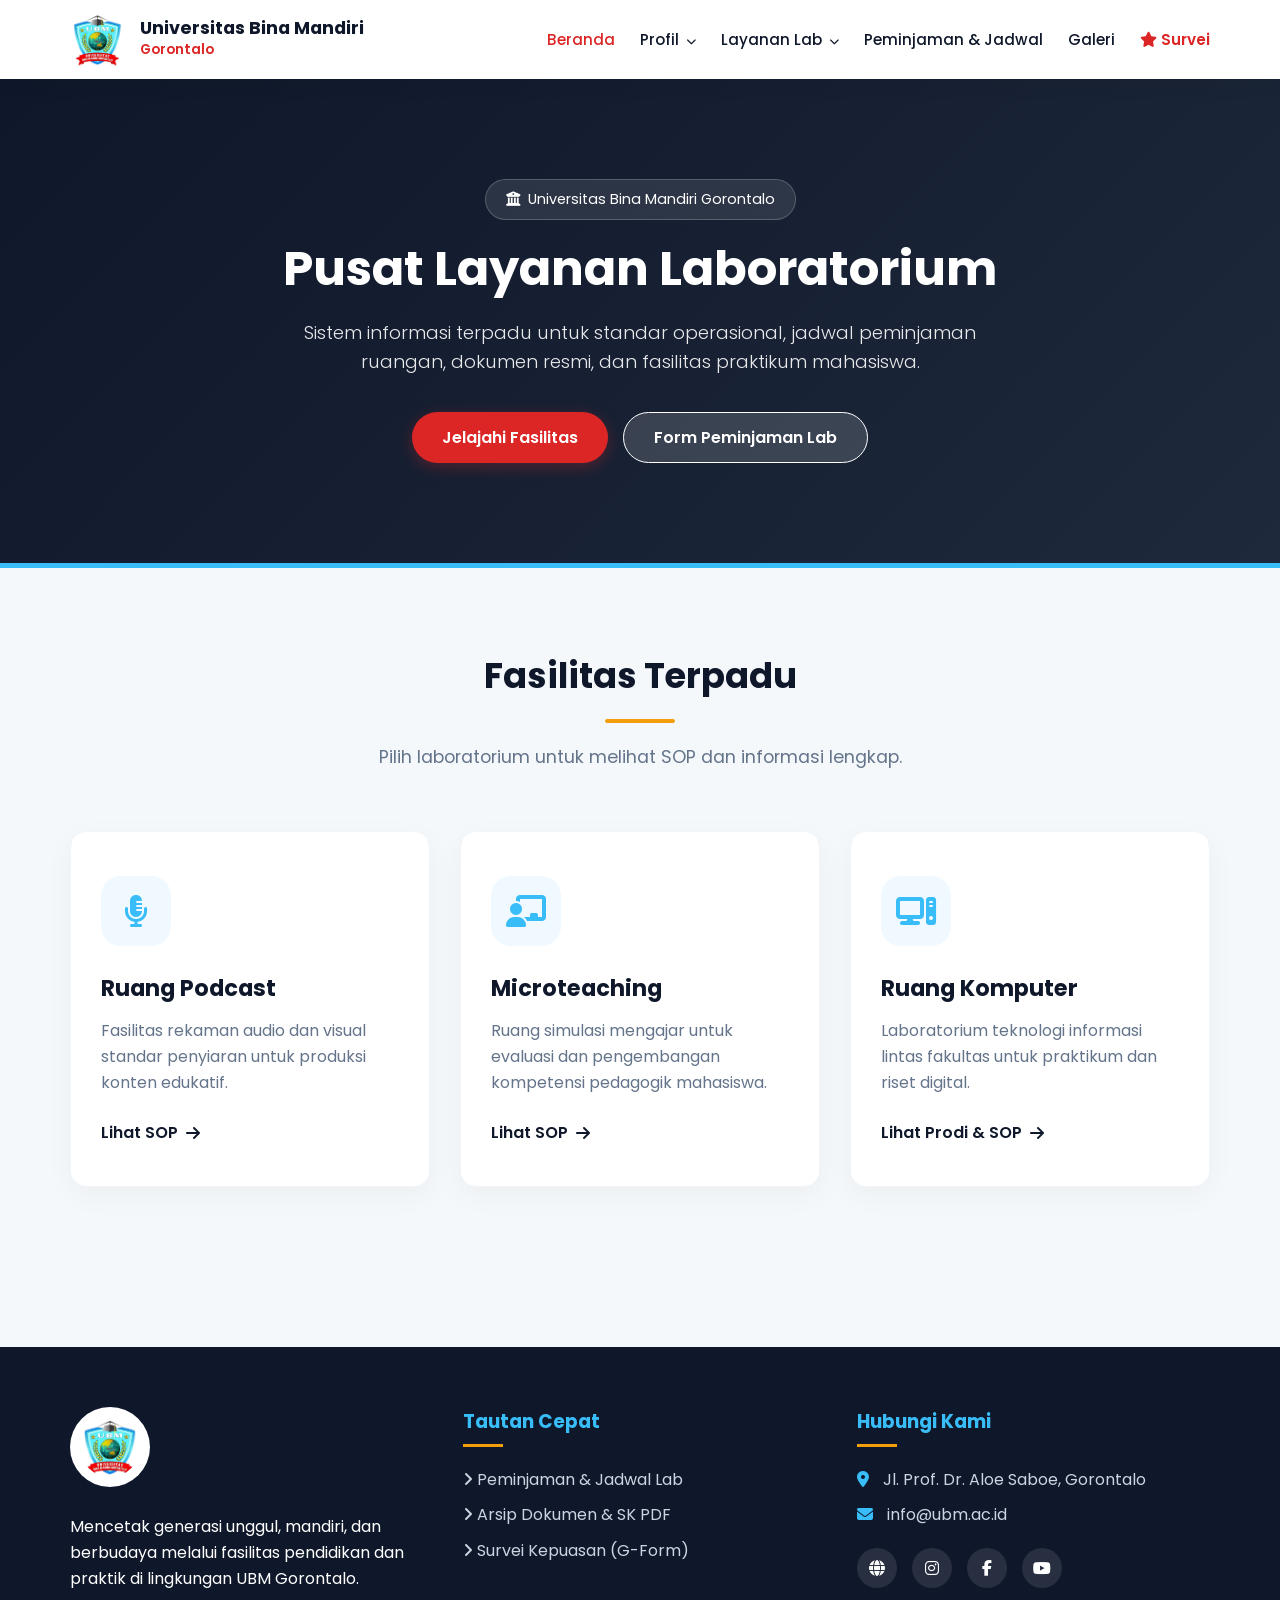
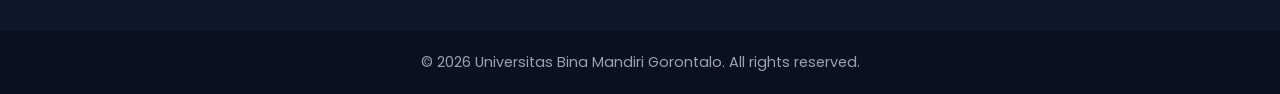
<file: index.html>
<!DOCTYPE html>
<html lang="id">
<head>
    <meta charset="UTF-8">
    <meta name="viewport" content="width=device-width, initial-scale=1.0">
    <title>Portal Layanan Lab - Universitas Bina Mandiri Gorontalo</title>
    <link href="https://fonts.googleapis.com/css2?family=Poppins:wght@300;400;500;600;700&display=swap" rel="stylesheet">
    <link rel="stylesheet" href="https://cdnjs.cloudflare.com/ajax/libs/font-awesome/6.4.0/css/all.min.css">
    <link rel="stylesheet" href="style.css">
</head>
<body>

    <nav class="navbar">
        <div class="container nav-content">
            <a href="index.html" class="brand">
                <img src="Image/Logo.png" alt="Logo UBM" class="logo">
                <div class="brand-text">
                    <strong>Universitas Bina Mandiri</strong>
                    <span>Gorontalo</span>
                </div>
            </a>
            
            <ul class="nav-links">
                <li><a href="index.html" class="active">Beranda</a></li>
                
                <li class="dropdown">
                    <a href="Struktur.html">Profil <i class="fa-solid fa-chevron-down" style="font-size: 10px; margin-left: 3px;"></i></a>
                    <div class="dropdown-content">
                        <a href="Struktur.html"><i class="fa-solid fa-users"></i> Struktur Organisasi</a>
                        <a href="dokumen.html"><i class="fa-solid fa-file-pdf"></i> Dokumen & SK Resmi</a>
                    </div>
                </li>

                <li class="dropdown">
                    <a href="#layanan">Layanan Lab <i class="fa-solid fa-chevron-down" style="font-size: 10px; margin-left: 3px;"></i></a>
                    <div class="dropdown-content">
                        <a href="podcast.html"><i class="fa-solid fa-microphone-lines"></i> Ruang Podcast</a>
                        <a href="microteaching.html"><i class="fa-solid fa-chalkboard-user"></i> Microteaching</a>
                        <a href="komputer.html"><i class="fa-solid fa-computer"></i> Ruang Komputer</a>
                    </div>
                </li>

                <li><a href="peminjaman.html">Peminjaman & Jadwal</a></li>
                <li><a href="galeri.html">Galeri</a></li>
                <li><a href="survey.html" target="_blank" style="color: var(--logo-red); font-weight: 600;"><i class="fa-solid fa-star"></i> Survei</a></li>
            </ul>
        </div>
    </nav>

    <header class="hero">
        <div class="container hero-content">
            <div class="badge"><i class="fa-solid fa-university" style="margin-right: 8px;"></i>Universitas Bina Mandiri Gorontalo</div>
            <h1>Pusat Layanan Laboratorium</h1>
            <p>Sistem informasi terpadu untuk standar operasional, jadwal peminjaman ruangan, dokumen resmi, dan fasilitas praktikum mahasiswa.</p>
            <div style="display: flex; gap: 15px; justify-content: center; flex-wrap: wrap;">
                <a href="#layanan" class="btn btn-primary">Jelajahi Fasilitas</a>
                <a href="peminjaman.html" class="btn" style="background: rgba(255,255,255,0.15); border: 1px solid white; color: white;">Form Peminjaman Lab</a>
            </div>
        </div>
    </header>

    <main id="layanan" class="container section">
        <div class="section-header">
            <h2>Fasilitas Terpadu</h2>
            <div class="divider"></div>
            <p class="subtitle">Pilih laboratorium untuk melihat SOP dan informasi lengkap.</p>
        </div>

        <section class="services-grid">
            <div class="card">
                <div class="card-icon"><i class="fa-solid fa-microphone-lines"></i></div>
                <div class="card-content">
                    <h3>Ruang Podcast</h3>
                    <p>Fasilitas rekaman audio dan visual standar penyiaran untuk produksi konten edukatif.</p>
                    <a href="podcast.html" class="btn-outline">Lihat SOP <i class="fa-solid fa-arrow-right"></i></a>
                </div>
            </div>

            <div class="card">
                <div class="card-icon"><i class="fa-solid fa-chalkboard-user"></i></div>
                <div class="card-content">
                    <h3>Microteaching</h3>
                    <p>Ruang simulasi mengajar untuk evaluasi dan pengembangan kompetensi pedagogik mahasiswa.</p>
                    <a href="microteaching.html" class="btn-outline">Lihat SOP <i class="fa-solid fa-arrow-right"></i></a>
                </div>
            </div>

            <div class="card">
                <div class="card-icon"><i class="fa-solid fa-computer"></i></div>
                <div class="card-content">
                    <h3>Ruang Komputer</h3>
                    <p>Laboratorium teknologi informasi lintas fakultas untuk praktikum dan riset digital.</p>
                    <a href="komputer.html" class="btn-outline">Lihat Prodi & SOP <i class="fa-solid fa-arrow-right"></i></a>
                </div>
            </div>
        </section>
    </main>

    <footer id="kontak" class="footer">
        <div class="container footer-grid">
            <div class="footer-col">
                <img src="Image/Logo.png" alt="Logo UBM" class="footer-logo">
                <p>Mencetak generasi unggul, mandiri, dan berbudaya melalui fasilitas pendidikan dan praktik di lingkungan UBM Gorontalo.</p>
            </div>
            
            <div class="footer-col">
                <h3>Tautan Cepat</h3>
                <ul>
                    <li><a href="peminjaman.html"><i class="fa-solid fa-angle-right"></i> Peminjaman & Jadwal Lab</a></li>
                    <li><a href="dokumen.html"><i class="fa-solid fa-angle-right"></i> Arsip Dokumen & SK PDF</a></li>
                    <li><a href="https://forms.gle/1N2uTxFwTfMByCpcA" target="_blank"><i class="fa-solid fa-angle-right"></i> Survei Kepuasan (G-Form)</a></li>
                </ul>
            </div>

            <div class="footer-col">
                <h3>Hubungi Kami</h3>
                <ul style="color: #cbd5e1;">
                    <li><i class="fa-solid fa-location-dot" style="color: var(--logo-cyan); margin-right: 10px;"></i> Jl. Prof. Dr. Aloe Saboe, Gorontalo</li>
                    <li><i class="fa-solid fa-envelope" style="color: var(--logo-cyan); margin-right: 10px;"></i> info@ubm.ac.id</li>
                </ul>
                <div class="social-links">
                    <a href="https://ubmg.ac.id/" target="_blank" class="social-icon" title="Website"><i class="fa-solid fa-globe"></i></a>
                    <a href="https://www.instagram.com/fipbubmg?igsi=MThvbWZsemxwbGkwNg==" target="_blank" class="social-icon" title="Instagram"><i class="fa-brands fa-instagram"></i></a>
                    <a href="https://www.facebook.com/share/194BFmGP5p/" target="_blank" class="social-icon" title="Facebook"><i class="fa-brands fa-facebook-f"></i></a>
                    <a href="http://www.youtube.com/@univ.binamandirigorontalo" target="_blank" class="social-icon" title="YouTube"><i class="fa-brands fa-youtube"></i></a>
                </div>
            </div>
        </div>
        <div class="footer-bottom">
            <p>&copy; 2026 Universitas Bina Mandiri Gorontalo. All rights reserved.</p>
        </div>
    </footer>

</body>
</html>
</file>
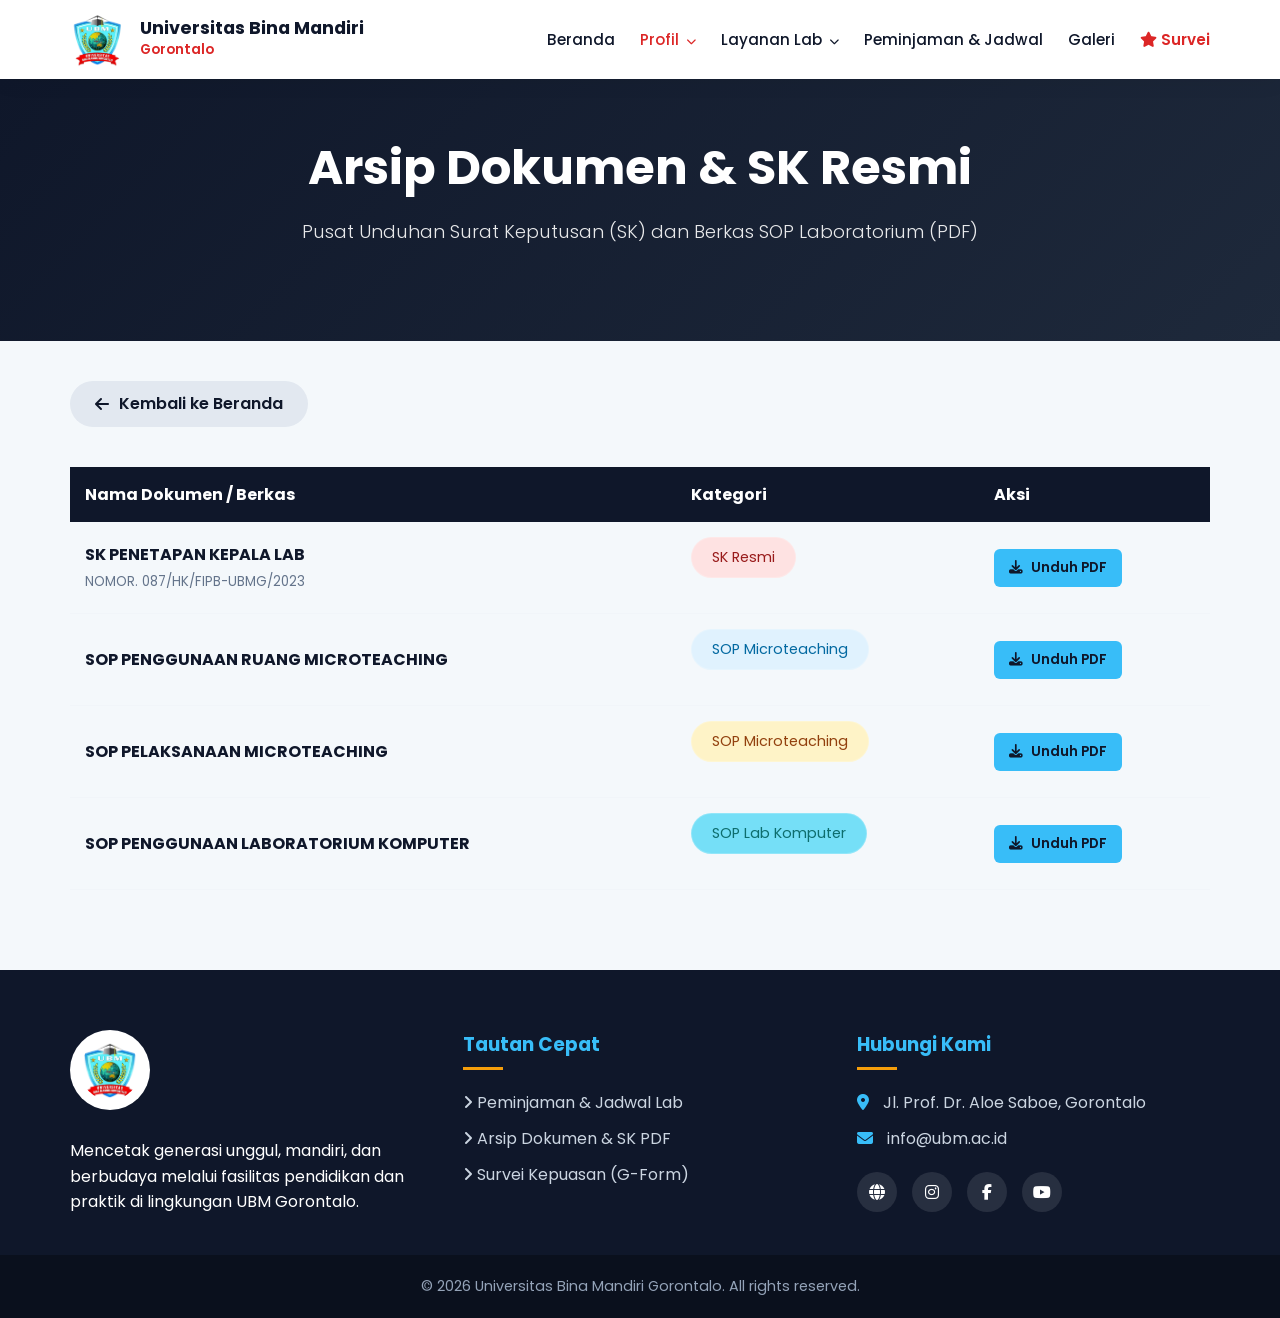
<file: dokumen.html>
<!DOCTYPE html>
<html lang="id">
<head>
    <meta charset="UTF-8">
    <meta name="viewport" content="width=device-width, initial-scale=1.0">
    <title>Dokumen & SK Resmi - UBM Gorontalo</title>
    <link href="https://fonts.googleapis.com/css2?family=Poppins:wght@300;400;500;600;700&display=swap" rel="stylesheet">
    <link rel="stylesheet" href="https://cdnjs.cloudflare.com/ajax/libs/font-awesome/6.4.0/css/all.min.css">
    <link rel="stylesheet" href="style.css">
</head>
<body>

    <nav class="navbar">
        <div class="container nav-content">
            <a href="index.html" class="brand">
                <img src="Image/Logo.png" alt="Logo UBM" class="logo">
                <div class="brand-text">
                    <strong>Universitas Bina Mandiri</strong>
                    <span>Gorontalo</span>
                </div>
            </a>
            
            <ul class="nav-links">
                <li><a href="index.html">Beranda</a></li>
                
                <li class="dropdown">
                    <a href="#" class="active">Profil <i class="fa-solid fa-chevron-down" style="font-size: 10px; margin-left: 3px;"></i></a>
                    <div class="dropdown-content">
                        <a href="Struktur.html"><i class="fa-solid fa-users"></i> Struktur Organisasi</a>
                        <a href="dokumen.html"><i class="fa-solid fa-file-pdf"></i> Dokumen & SK Resmi</a>
                    </div>
                </li>

                <li class="dropdown">
                    <a href="#layanan">Layanan Lab <i class="fa-solid fa-chevron-down" style="font-size: 10px; margin-left: 3px;"></i></a>
                    <div class="dropdown-content">
                        <a href="podcast.html"><i class="fa-solid fa-microphone-lines"></i> Ruang Podcast</a>
                        <a href="microteaching.html"><i class="fa-solid fa-chalkboard-user"></i> Microteaching</a>
                        <a href="komputer.html"><i class="fa-solid fa-computer"></i> Ruang Komputer</a>
                    </div>
                </li>

                <li><a href="peminjaman.html">Peminjaman & Jadwal</a></li>
                <li><a href="galeri.html">Galeri</a></li>
                <li><a href="survey.html" target="_blank" style="color: var(--logo-red); font-weight: 600;"><i class="fa-solid fa-star"></i> Survei</a></li>
            </ul>
        </div>
    </nav>

    <header class="page-header">
        <div class="container">
            <h1>Arsip Dokumen & SK Resmi</h1>
            <p>Pusat Unduhan Surat Keputusan (SK) dan Berkas SOP Laboratorium (PDF)</p>
        </div>
    </header>

    <main class="container page-content">
        <a href="index.html" class="btn-back"><i class="fa-solid fa-arrow-left"></i> Kembali ke Beranda</a>

        <table class="doc-table">
            <thead>
                <tr>
                    <th>Nama Dokumen / Berkas</th>
                    <th>Kategori</th>
                    <th>Aksi</th>
                </tr>
            </thead>
            <tbody>
                <tr>
                    <td><strong>SK PENETAPAN KEPALA LAB</strong><br><small style="color:var(--text-gray)">NOMOR. 087/HK/FIPB-UBMG/2023</small></td>
                    <td><span class="badge" style="background:#fee2e2; color:#991b1b;">SK Resmi</span></td>
                    <td><a href="Dokumen/SK PENETAPAN Kepala Lab.pdf" class="btn-download" download><i class="fa-solid fa-download"></i> Unduh PDF</a></td>
                </tr>
                <tr>
                    <td><strong>SOP PENGGUNAAN RUANG MICROTEACHING</strong></td>
                    <td><span class="badge" style="background:#e0f2fe; color:#0369a1;">SOP Microteaching</span></td>
                    <td><a href="Dokumen/SOP PENGGUNAAN R. MICROTEACHING.pdf" class="btn-download" download><i class="fa-solid fa-download"></i> Unduh PDF</a></td>
                </tr>
                <tr>
                    <td><strong>SOP PELAKSANAAN MICROTEACHING</strong></td>
                    <td><span class="badge" style="background:#fef3c7; color:#92400e;">SOP Microteaching</span></td>
                    <td><a href="Dokumen/SOP PELAKSANAAN MICROTEACHING.pdf" class="btn-download" download><i class="fa-solid fa-download"></i> Unduh PDF</a></td>
                </tr>
                <tr>
                    <td><strong>SOP PENGGUNAAN LABORATORIUM KOMPUTER</strong></td>
                    <td><span class="badge" style="background:#75dff7; color:#0e6d6d;">SOP Lab Komputer</span></td>
                    <td><a href="Dokumen/SOP PENGGUNAAN LABORATORIUM KOMPUTER.pdf" class="btn-download" download><i class="fa-solid fa-download"></i> Unduh PDF</a></td>
                </tr>
            </tbody>
        </table>
    </main>

    <footer id="kontak" class="footer">
        <div class="container footer-grid">
            <div class="footer-col">
                <img src="Image/Logo.png" alt="Logo UBM" class="footer-logo">
                <p>Mencetak generasi unggul, mandiri, dan berbudaya melalui fasilitas pendidikan dan praktik di lingkungan UBM Gorontalo.</p>
            </div>
            
            <div class="footer-col">
                <h3>Tautan Cepat</h3>
                <ul>
                    <li><a href="peminjaman.html"><i class="fa-solid fa-angle-right"></i> Peminjaman & Jadwal Lab</a></li>
                    <li><a href="dokumen.html"><i class="fa-solid fa-angle-right"></i> Arsip Dokumen & SK PDF</a></li>
                    <li><a href="https://forms.gle/1N2uTxFwTfMByCpcA" target="_blank"><i class="fa-solid fa-angle-right"></i> Survei Kepuasan (G-Form)</a></li>
                </ul>
            </div>

            <div class="footer-col">
                <h3>Hubungi Kami</h3>
                <ul style="color: #cbd5e1;">
                    <li><i class="fa-solid fa-location-dot" style="color: var(--logo-cyan); margin-right: 10px;"></i> Jl. Prof. Dr. Aloe Saboe, Gorontalo</li>
                    <li><i class="fa-solid fa-envelope" style="color: var(--logo-cyan); margin-right: 10px;"></i> info@ubm.ac.id</li>
                </ul>
                <div class="social-links">
                    <a href="https://ubmg.ac.id/" target="_blank" class="social-icon" title="Website"><i class="fa-solid fa-globe"></i></a>
                    <a href="https://www.instagram.com/fipbubmg?igsi=MThvbWZsemxwbGkwNg==" target="_blank" class="social-icon" title="Instagram"><i class="fa-brands fa-instagram"></i></a>
                    <a href="https://www.facebook.com/share/194BFmGP5p/" target="_blank" class="social-icon" title="Facebook"><i class="fa-brands fa-facebook-f"></i></a>
                    <a href="http://www.youtube.com/@univ.binamandirigorontalo" target="_blank" class="social-icon" title="YouTube"><i class="fa-brands fa-youtube"></i></a>
                </div>
            </div>
        </div>
        <div class="footer-bottom">
            <p>&copy; 2026 Universitas Bina Mandiri Gorontalo. All rights reserved.</p>
        </div>
    </footer>

</body>
</html>
</file>
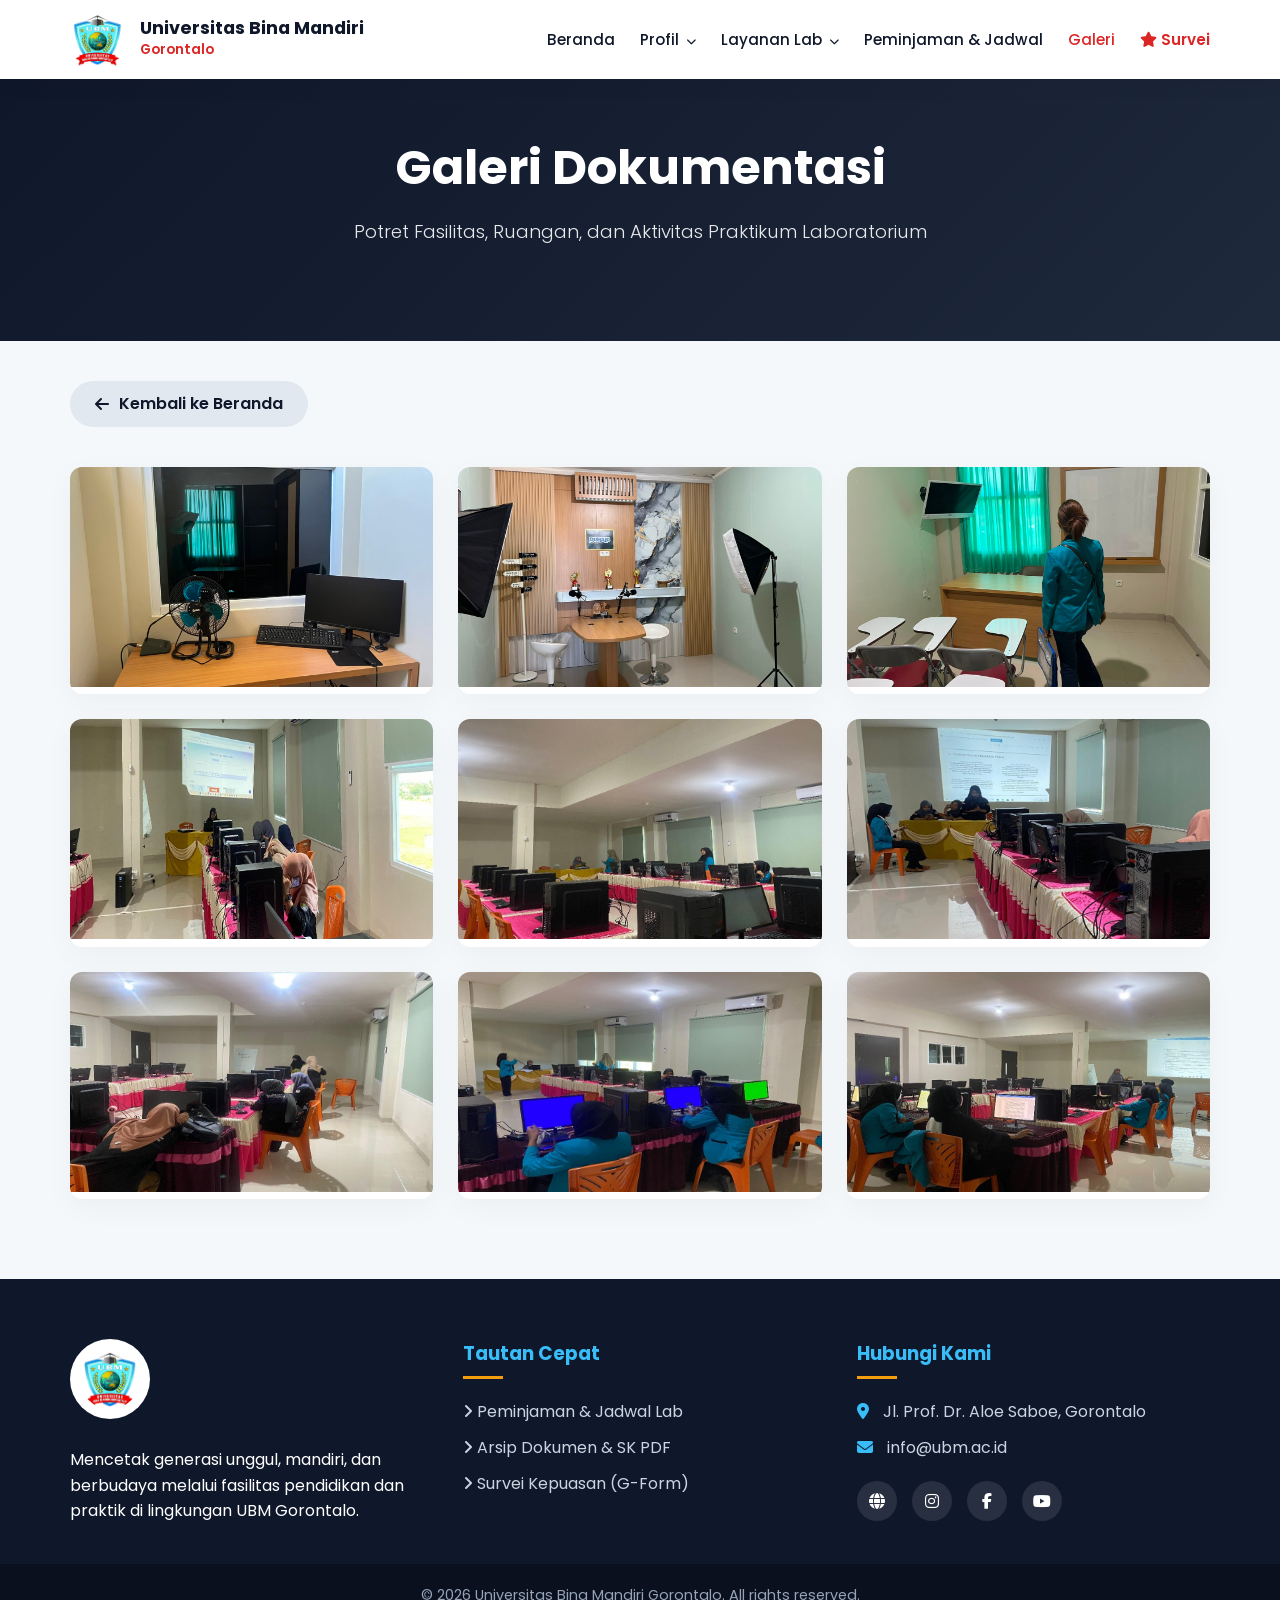
<file: galeri.html>
<!DOCTYPE html>
<html lang="id">
<head>
    <meta charset="UTF-8">
    <meta name="viewport" content="width=device-width, initial-scale=1.0">
    <title>Galeri Laboratorium - UBM Gorontalo</title>
    <link href="https://fonts.googleapis.com/css2?family=Poppins:wght@300;400;500;600;700&display=swap" rel="stylesheet">
    <link rel="stylesheet" href="https://cdnjs.cloudflare.com/ajax/libs/font-awesome/6.4.0/css/all.min.css">
    <link rel="stylesheet" href="style.css">
</head>
<body>

    <nav class="navbar">
        <div class="container nav-content">
            <a href="index.html" class="brand">
                <img src="Image/Logo.png" alt="Logo UBM" class="logo">
                <div class="brand-text">
                    <strong>Universitas Bina Mandiri</strong>
                    <span>Gorontalo</span>
                </div>
            </a>
            
            <ul class="nav-links">
                <li><a href="index.html">Beranda</a></li>
                
                <li class="dropdown">
                    <a href="Struktur.html">Profil <i class="fa-solid fa-chevron-down" style="font-size: 10px; margin-left: 3px;"></i></a>
                    <div class="dropdown-content">
                        <a href="Struktur.html"><i class="fa-solid fa-users"></i> Struktur Organisasi</a>
                        <a href="dokumen.html"><i class="fa-solid fa-file-pdf"></i> Dokumen & SK Resmi</a>
                    </div>
                </li>

                <li class="dropdown">
                    <a href="#layanan">Layanan Lab <i class="fa-solid fa-chevron-down" style="font-size: 10px; margin-left: 3px;"></i></a>
                    <div class="dropdown-content">
                        <a href="podcast.html"><i class="fa-solid fa-microphone-lines"></i> Ruang Podcast</a>
                        <a href="microteaching.html"><i class="fa-solid fa-chalkboard-user"></i> Microteaching</a>
                        <a href="komputer.html"><i class="fa-solid fa-computer"></i> Ruang Komputer</a>
                    </div>
                </li>

                <li><a href="peminjaman.html">Peminjaman & Jadwal</a></li>
                <li><a href="galeri.html" class="active">Galeri</a></li>
                <li><a href="survey.html" target="_blank" style="color: var(--logo-red); font-weight: 600;"><i class="fa-solid fa-star"></i> Survei</a></li>
            </ul>
        </div>
    </nav>

    <header class="page-header">
        <div class="container">
            <h1>Galeri Dokumentasi</h1>
            <p>Potret Fasilitas, Ruangan, dan Aktivitas Praktikum Laboratorium</p>
        </div>
    </header>

    <main class="container page-content">
        <a href="index.html" class="btn-back"><i class="fa-solid fa-arrow-left"></i> Kembali ke Beranda</a>

        <div class="gallery-grid">
            <div class="gallery-item">
                <img src="Galeri/WhatsApp Image 2026-08-19 at 17.55.45.jpeg" alt="gallery1" class="gallery-img">
            </div>

            <div class="gallery-item">
                <img src="Galeri/WhatsApp Image 2026-08-19 at 17.55.45 (2).jpeg" alt="gallery2" class="gallery-img">
            </div>

            <div class="gallery-item">
                <img src="Galeri/WhatsApp Image 2026-08-19 at 17.55.45 (1).jpeg" alt="gallery3" class="gallery-img">
            </div>

            <div class="gallery-item">
                <img src="Galeri/WhatsApp Image 2026-08-19 at 17.56.08 (1).jpeg" alt="gallery4" class="gallery-img">
            </div>

            <div class="gallery-item">
                <img src="Galeri/WhatsApp Image 2026-08-19 at 17.56.09 (1).jpeg" alt="gallery5" class="gallery-img">
            </div>

            <div class="gallery-item">
                <img src="Galeri/WhatsApp Image 2026-08-19 at 17.56.09 (2).jpeg" alt="gallery6" class="gallery-img">
            </div>

            <div class="gallery-item">
                <img src="Galeri/WhatsApp Image 2026-08-19 at 17.56.09 (3).jpeg" alt="gallery7" class="gallery-img">
            </div>

            <div class="gallery-item">
                <img src="Galeri/WhatsApp Image 2026-08-19 at 17.56.10 (1).jpeg" alt="gallery8" class="gallery-img">
            </div>

            <div class="gallery-item">
                <img src="Galeri/WhatsApp Image 2026-08-19 at 17.56.10 (2).jpeg" alt="gallery9" class="gallery-img">
            </div>
        </div>
    </main>

<!-- FOOTER -->
    <footer id="kontak" class="footer">
        <div class="container footer-grid">
            <div class="footer-col">
                <img src="Image/Logo.png" alt="Logo UBM" class="footer-logo">
                <p>Mencetak generasi unggul, mandiri, dan berbudaya melalui fasilitas pendidikan dan praktik di lingkungan UBM Gorontalo.</p>
            </div>
            
            <div class="footer-col">
                <h3>Tautan Cepat</h3>
                <ul>
                    <li><a href="peminjaman.html"><i class="fa-solid fa-angle-right"></i> Peminjaman & Jadwal Lab</a></li>
                    <li><a href="dokumen.html"><i class="fa-solid fa-angle-right"></i> Arsip Dokumen & SK PDF</a></li>
                    <li><a href="https://forms.gle/1N2uTxFwTfMByCpcA" target="_blank"><i class="fa-solid fa-angle-right"></i> Survei Kepuasan (G-Form)</a></li>
                </ul>
            </div>

            <div class="footer-col">
                <h3>Hubungi Kami</h3>
                <ul style="color: #cbd5e1;">
                    <li><i class="fa-solid fa-location-dot" style="color: var(--logo-cyan); margin-right: 10px;"></i> Jl. Prof. Dr. Aloe Saboe, Gorontalo</li>
                    <li><i class="fa-solid fa-envelope" style="color: var(--logo-cyan); margin-right: 10px;"></i> info@ubm.ac.id</li>
                </ul>
                <div class="social-links">
                    <a href="https://ubmg.ac.id/" target="_blank" class="social-icon" title="Website"><i class="fa-solid fa-globe"></i></a>
                    <a href="https://www.instagram.com/fipbubmg?igsi=MThvbWZsemxwbGkwNg==" target="_blank" class="social-icon" title="Instagram"><i class="fa-brands fa-instagram"></i></a>
                    <a href="https://www.facebook.com/share/194BFmGP5p/" target="_blank" class="social-icon" title="Facebook"><i class="fa-brands fa-facebook-f"></i></a>
                    <a href="http://www.youtube.com/@univ.binamandirigorontalo" target="_blank" class="social-icon" title="YouTube"><i class="fa-brands fa-youtube"></i></a>
                </div>
            </div>
        </div>
        <div class="footer-bottom">
            <p>&copy; 2026 Universitas Bina Mandiri Gorontalo. All rights reserved.</p>
        </div>
    </footer>
</body>
</html>
</file>
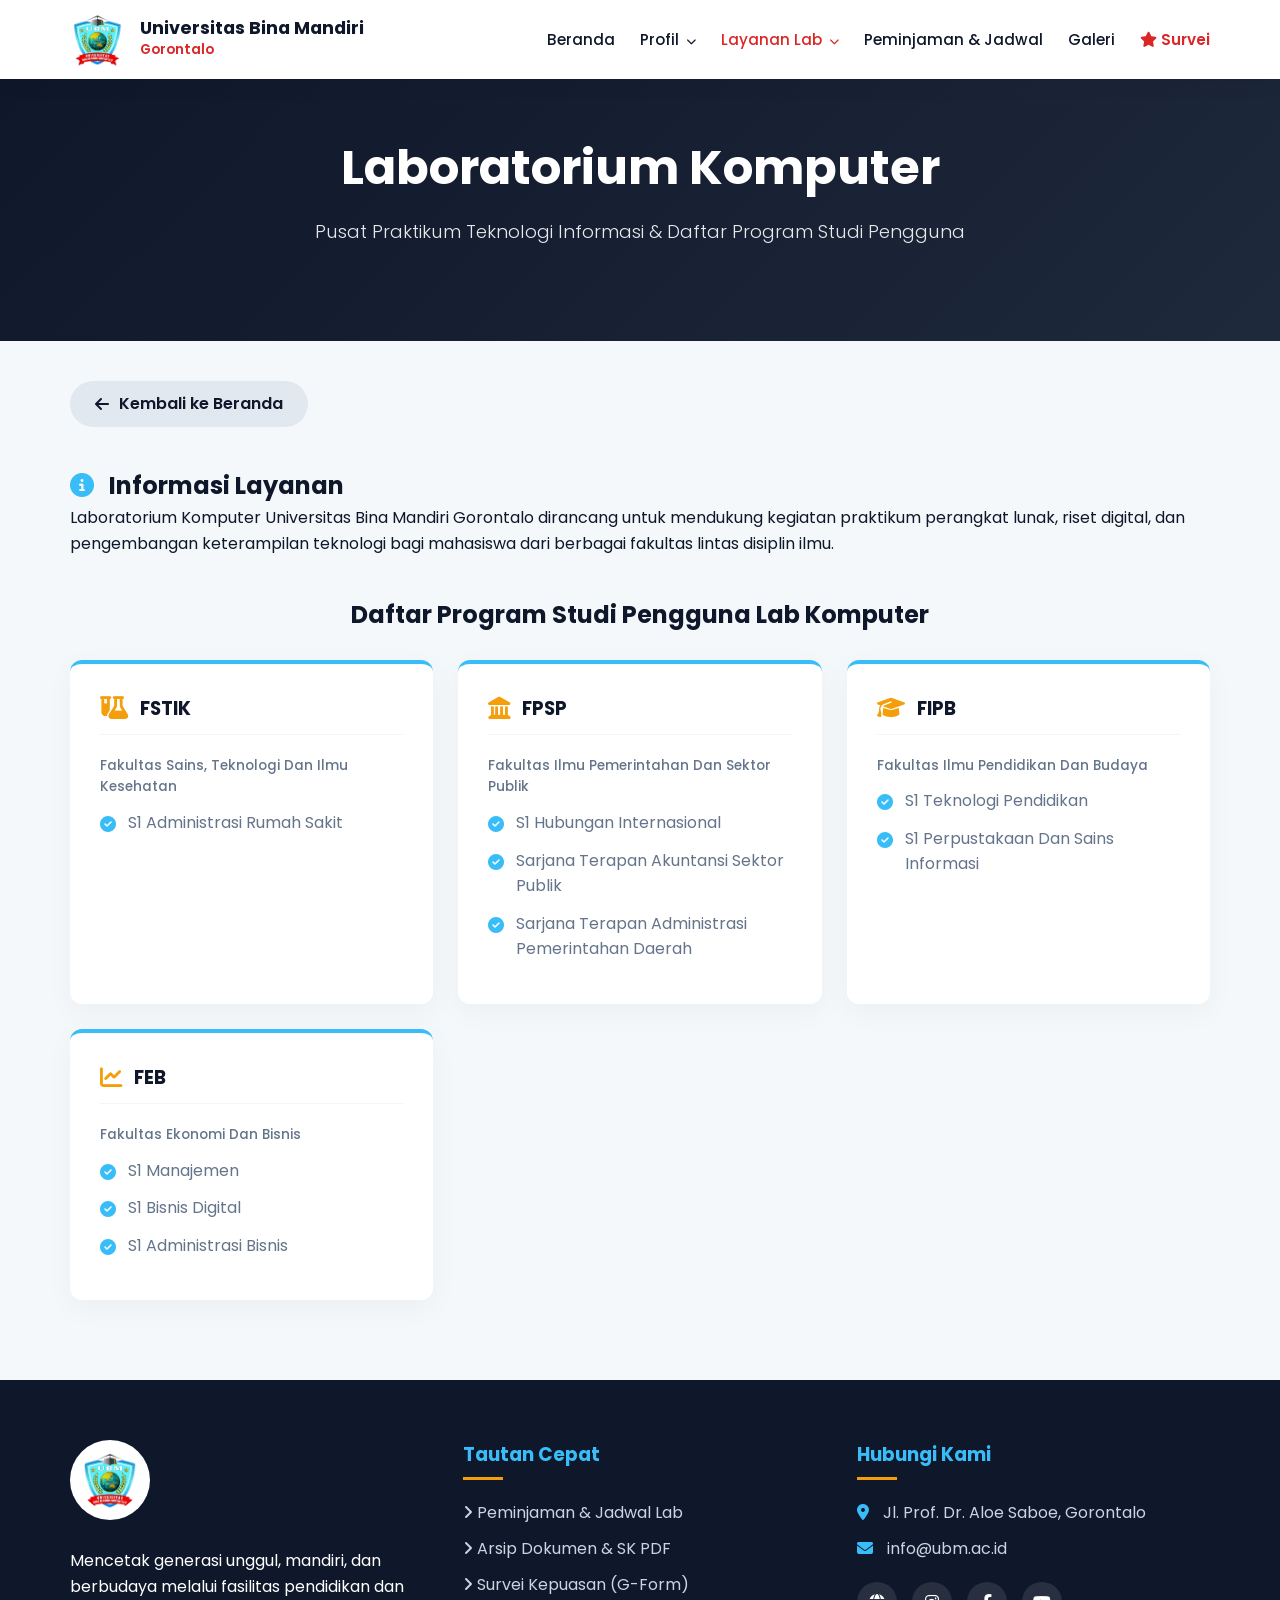
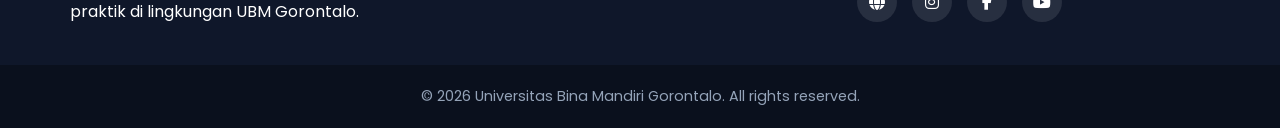
<file: komputer.html>
<!DOCTYPE html>
<html lang="id">
<head>
    <meta charset="UTF-8">
    <meta name="viewport" content="width=device-width, initial-scale=1.0">
    <title>Laboratorium Komputer - UBM Gorontalo</title>
    
    <link href="https://fonts.googleapis.com/css2?family=Poppins:wght@300;400;500;600;700&display=swap" rel="stylesheet">
    <link rel="stylesheet" href="https://cdnjs.cloudflare.com/ajax/libs/font-awesome/6.4.0/css/all.min.css">
    
    <link rel="stylesheet" href="style.css">
</head>
<body>

    <nav class="navbar">
        <div class="container nav-content">
            <a href="index.html" class="brand">
                <img src="Image/Logo.png" alt="Logo UBM" class="logo">
                <div class="brand-text">
                    <strong>Universitas Bina Mandiri</strong>
                    <span>Gorontalo</span>
                </div>
            </a>
            
            <ul class="nav-links">
                <li><a href="index.html">Beranda</a></li>
                
                <li class="dropdown">
                    <a href="Struktur.html">Profil <i class="fa-solid fa-chevron-down" style="font-size: 10px; margin-left: 3px;"></i></a>
                    <div class="dropdown-content">
                        <a href="Struktur.html"><i class="fa-solid fa-users"></i> Struktur Organisasi</a>
                        <a href="dokumen.html"><i class="fa-solid fa-file-pdf"></i> Dokumen & SK Resmi</a>
                    </div>
                </li>

                <li class="dropdown">
                    <a href="#" class="active">Layanan Lab <i class="fa-solid fa-chevron-down" style="font-size: 10px; margin-left: 3px;"></i></a>
                    <div class="dropdown-content">
                        <a href="podcast.html"><i class="fa-solid fa-microphone-lines"></i> Ruang Podcast</a>
                        <a href="microteaching.html"><i class="fa-solid fa-chalkboard-user"></i> Microteaching</a>
                        <a href="komputer.html"><i class="fa-solid fa-computer"></i> Ruang Komputer</a>
                    </div>
                </li>

                <li><a href="peminjaman.html">Peminjaman & Jadwal</a></li>
                <li><a href="galeri.html">Galeri</a></li>
                <li><a href="survey.html" target="_blank" style="color: var(--logo-red); font-weight: 600;"><i class="fa-solid fa-star"></i> Survei</a></li>
            </ul>
        </div>
    </nav>

    <header class="page-header">
        <div class="container">
            <h1>Laboratorium Komputer</h1>
            <p>Pusat Praktikum Teknologi Informasi & Daftar Program Studi Pengguna</p>
        </div>
    </header>

    <main class="container page-content">
        <a href="index.html" class="btn-back"><i class="fa-solid fa-arrow-left"></i> Kembali ke Beranda</a>

        <div class="content-box" style="margin-bottom: 40px;">
            <h2><i class="fa-solid fa-circle-info" style="color: var(--logo-cyan); margin-right: 10px;"></i> Informasi Layanan</h2>
            <p>Laboratorium Komputer Universitas Bina Mandiri Gorontalo dirancang untuk mendukung kegiatan praktikum perangkat lunak, riset digital, dan pengembangan keterampilan teknologi bagi mahasiswa dari berbagai fakultas lintas disiplin ilmu.</p>
        </div>

        <h2 style="color: var(--logo-dark); margin-bottom: 25px; font-size: 1.5rem; text-align: center;">Daftar Program Studi Pengguna Lab Komputer</h2>
        
        <div class="sop-grid">
            
            <div class="sop-card">
                <h3><i class="fa-solid fa-flask-vial"></i> FSTIK</h3>
                <p style="font-size: 0.85rem; color: var(--text-gray); margin-bottom: 12px; font-weight: 500;">Fakultas Sains, Teknologi Dan Ilmu Kesehatan</p>
                <ul class="sop-list">
                    <li>S1 Administrasi Rumah Sakit</li>
                </ul>
            </div>

            <div class="sop-card">
                <h3><i class="fa-solid fa-landmark"></i> FPSP</h3>
                <p style="font-size: 0.85rem; color: var(--text-gray); margin-bottom: 12px; font-weight: 500;">Fakultas Ilmu Pemerintahan Dan Sektor Publik</p>
                <ul class="sop-list">
                    <li>S1 Hubungan Internasional</li>
                    <li>Sarjana Terapan Akuntansi Sektor Publik</li>
                    <li>Sarjana Terapan Administrasi Pemerintahan Daerah</li>
                </ul>
            </div>

            <div class="sop-card">
                <h3><i class="fa-solid fa-graduation-cap"></i> FIPB</h3>
                <p style="font-size: 0.85rem; color: var(--text-gray); margin-bottom: 12px; font-weight: 500;">Fakultas Ilmu Pendidikan Dan Budaya</p>
                <ul class="sop-list">
                    <li>S1 Teknologi Pendidikan</li>
                    <li>S1 Perpustakaan Dan Sains Informasi</li>
                </ul>
            </div>

            <div class="sop-card">
                <h3><i class="fa-solid fa-chart-line"></i> FEB</h3>
                <p style="font-size: 0.85rem; color: var(--text-gray); margin-bottom: 12px; font-weight: 500;">Fakultas Ekonomi Dan Bisnis</p>
                <ul class="sop-list">
                    <li>S1 Manajemen</li>
                    <li>S1 Bisnis Digital</li>
                    <li>S1 Administrasi Bisnis</li>
                </ul>
            </div>

        </div>
    </main>

    <footer id="kontak" class="footer">
        <div class="container footer-grid">
            <div class="footer-col">
                <img src="Image/Logo.png" alt="Logo UBM" class="footer-logo">
                <p>Mencetak generasi unggul, mandiri, dan berbudaya melalui fasilitas pendidikan dan praktik di lingkungan UBM Gorontalo.</p>
            </div>
            
            <div class="footer-col">
                <h3>Tautan Cepat</h3>
                <ul>
                    <li><a href="peminjaman.html"><i class="fa-solid fa-angle-right"></i> Peminjaman & Jadwal Lab</a></li>
                    <li><a href="dokumen.html"><i class="fa-solid fa-angle-right"></i> Arsip Dokumen & SK PDF</a></li>
                    <li><a href="https://forms.gle/1N2uTxFwTfMByCpcA" target="_blank"><i class="fa-solid fa-angle-right"></i> Survei Kepuasan (G-Form)</a></li>
                </ul>
            </div>

            <div class="footer-col">
                <h3>Hubungi Kami</h3>
                <ul style="color: #cbd5e1;">
                    <li><i class="fa-solid fa-location-dot" style="color: var(--logo-cyan); margin-right: 10px;"></i> Jl. Prof. Dr. Aloe Saboe, Gorontalo</li>
                    <li><i class="fa-solid fa-envelope" style="color: var(--logo-cyan); margin-right: 10px;"></i> info@ubm.ac.id</li>
                </ul>
                <div class="social-links">
                    <a href="https://ubmg.ac.id/" target="_blank" class="social-icon" title="Website"><i class="fa-solid fa-globe"></i></a>
                    <a href="https://www.instagram.com/fipbubmg?igsi=MThvbWZsemxwbGkwNg==" target="_blank" class="social-icon" title="Instagram"><i class="fa-brands fa-instagram"></i></a>
                    <a href="https://www.facebook.com/share/194BFmGP5p/" target="_blank" class="social-icon" title="Facebook"><i class="fa-brands fa-facebook-f"></i></a>
                    <a href="http://www.youtube.com/@univ.binamandirigorontalo" target="_blank" class="social-icon" title="YouTube"><i class="fa-brands fa-youtube"></i></a>
                </div>
            </div>
        </div>
        <div class="footer-bottom">
            <p>&copy; 2026 Universitas Bina Mandiri Gorontalo. All rights reserved.</p>
        </div>
    </footer>

</body>
</html>
</file>
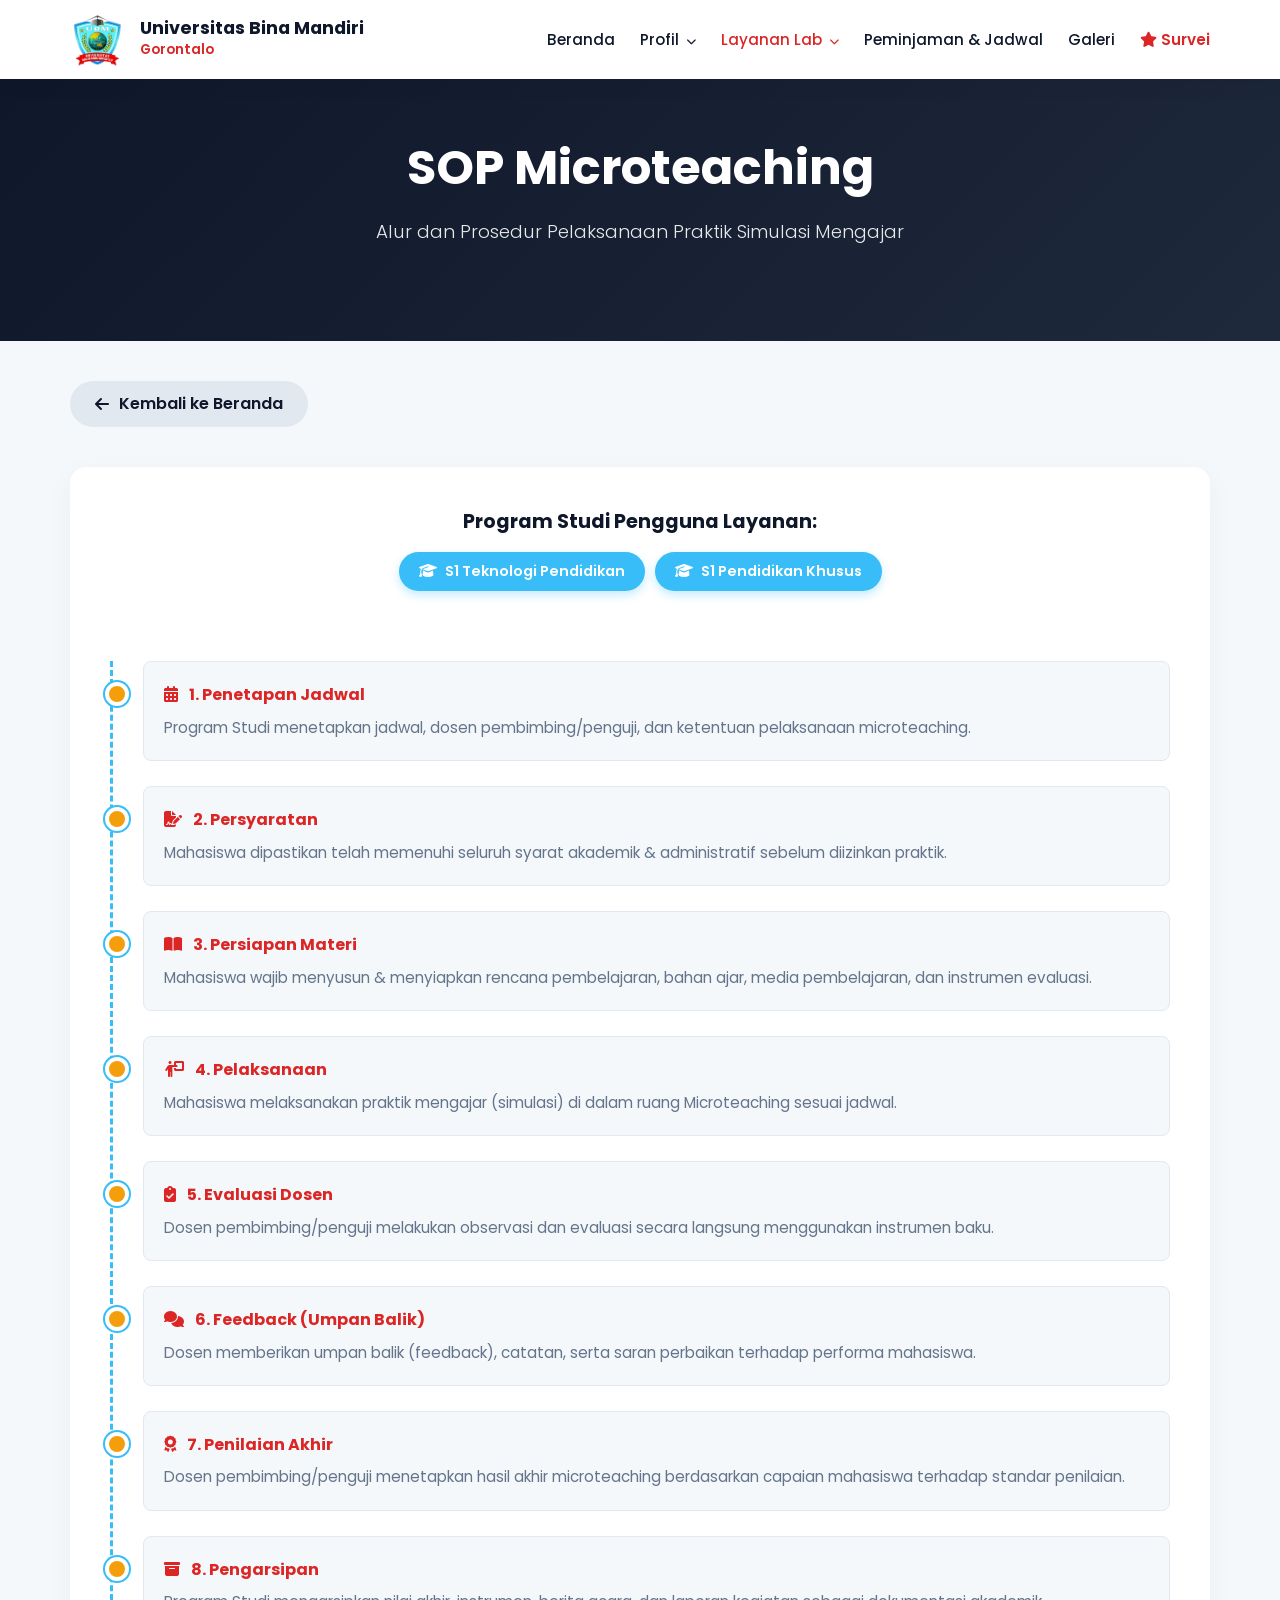
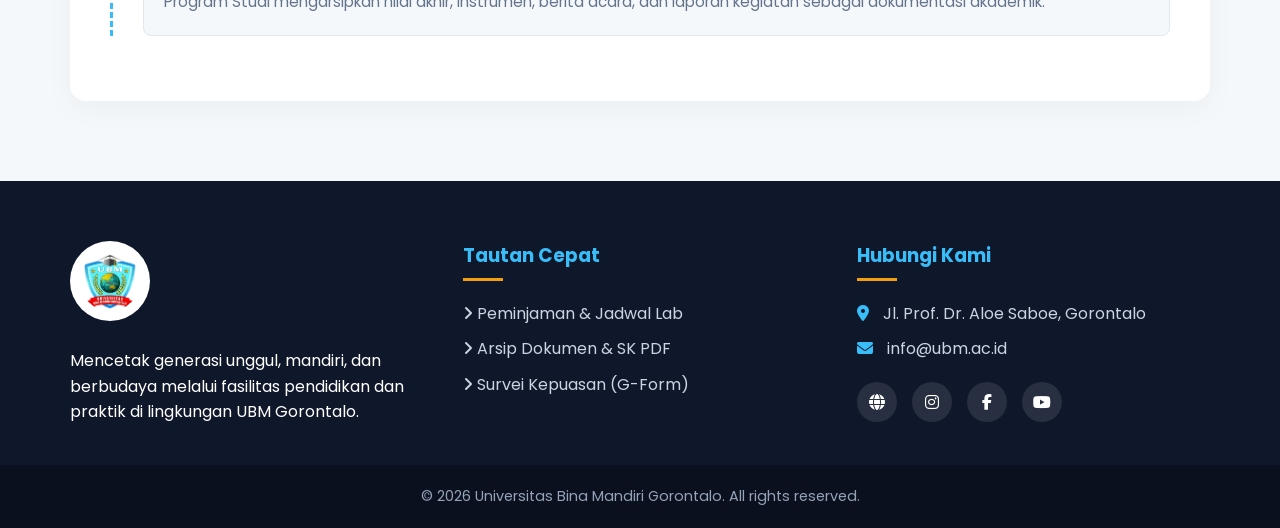
<file: microteaching.html>
<!DOCTYPE html>
<html lang="id">
<head>
    <meta charset="UTF-8">
    <meta name="viewport" content="width=device-width, initial-scale=1.0">
    <title>SOP Microteaching - UBM Gorontalo</title>
    
    <link href="https://fonts.googleapis.com/css2?family=Poppins:wght@300;400;500;600;700&display=swap" rel="stylesheet">
    <link rel="stylesheet" href="https://cdnjs.cloudflare.com/ajax/libs/font-awesome/6.4.0/css/all.min.css">
    
    <link rel="stylesheet" href="style.css">
</head>
<body>

    <nav class="navbar">
        <div class="container nav-content">
            <a href="index.html" class="brand">
                <img src="Image/Logo.png" alt="Logo UBM" class="logo">
                <div class="brand-text">
                    <strong>Universitas Bina Mandiri</strong>
                    <span>Gorontalo</span>
                </div>
            </a>
            
            <ul class="nav-links">
                <li><a href="index.html">Beranda</a></li>
                
                <li class="dropdown">
                    <a href="Struktur.html">Profil <i class="fa-solid fa-chevron-down" style="font-size: 10px; margin-left: 3px;"></i></a>
                    <div class="dropdown-content">
                        <a href="Struktur.html"><i class="fa-solid fa-users"></i> Struktur Organisasi</a>
                        <a href="dokumen.html"><i class="fa-solid fa-file-pdf"></i> Dokumen & SK Resmi</a>
                    </div>
                </li>

                <li class="dropdown">
                    <a href="#" class="active">Layanan Lab <i class="fa-solid fa-chevron-down" style="font-size: 10px; margin-left: 3px;"></i></a>
                    <div class="dropdown-content">
                        <a href="podcast.html"><i class="fa-solid fa-microphone-lines"></i> Ruang Podcast</a>
                        <a href="microteaching.html"><i class="fa-solid fa-chalkboard-user"></i> Microteaching</a>
                        <a href="komputer.html"><i class="fa-solid fa-computer"></i> Ruang Komputer</a>
                    </div>
                </li>

                <li><a href="peminjaman.html">Peminjaman & Jadwal</a></li>
                <li><a href="galeri.html">Galeri</a></li>
                <li><a href="survey.html" target="_blank" style="color: var(--logo-red); font-weight: 600;"><i class="fa-solid fa-star"></i> Survei</a></li>
            </ul>
        </div>
    </nav>

    <header class="page-header">
        <div class="container">
            <h1>SOP Microteaching</h1>
            <p>Alur dan Prosedur Pelaksanaan Praktik Simulasi Mengajar</p>
        </div>
    </header>

    <main class="container page-content">
        <a href="index.html" class="btn-back"><i class="fa-solid fa-arrow-left"></i> Kembali ke Beranda</a>

        <div class="timeline-container">
            
            <div style="margin-bottom: 50px; text-align: center;">
                <h3 style="color: var(--logo-dark); margin-bottom: 15px; font-size: 1.2rem;">Program Studi Pengguna Layanan:</h3>
                <div style="display: flex; gap: 10px; justify-content: center; flex-wrap: wrap;">
                    <span class="badge" style="background: var(--logo-cyan); color: white; border: none; padding: 8px 20px; font-weight: 600; box-shadow: 0 4px 10px rgba(56, 189, 248, 0.3);">
                        <i class="fa-solid fa-graduation-cap" style="margin-right: 5px;"></i> S1 Teknologi Pendidikan
                    </span>
                    <span class="badge" style="background: var(--logo-cyan); color: white; border: none; padding: 8px 20px; font-weight: 600; box-shadow: 0 4px 10px rgba(56, 189, 248, 0.3);">
                        <i class="fa-solid fa-graduation-cap" style="margin-right: 5px;"></i> S1 Pendidikan Khusus
                    </span>
                </div>
            </div>

            <div class="timeline">
                
                <div class="timeline-item">
                    <h4><i class="fa-solid fa-calendar-days" style="margin-right: 8px;"></i> 1. Penetapan Jadwal</h4>
                    <p>Program Studi menetapkan jadwal, dosen pembimbing/penguji, dan ketentuan pelaksanaan microteaching.</p>
                </div>
                
                <div class="timeline-item">
                    <h4><i class="fa-solid fa-file-signature" style="margin-right: 8px;"></i> 2. Persyaratan</h4>
                    <p>Mahasiswa dipastikan telah memenuhi seluruh syarat akademik & administratif sebelum diizinkan praktik.</p>
                </div>
                
                <div class="timeline-item">
                    <h4><i class="fa-solid fa-book-open" style="margin-right: 8px;"></i> 3. Persiapan Materi</h4>
                    <p>Mahasiswa wajib menyusun & menyiapkan rencana pembelajaran, bahan ajar, media pembelajaran, dan instrumen evaluasi.</p>
                </div>
                
                <div class="timeline-item">
                    <h4><i class="fa-solid fa-person-chalkboard" style="margin-right: 8px;"></i> 4. Pelaksanaan</h4>
                    <p>Mahasiswa melaksanakan praktik mengajar (simulasi) di dalam ruang Microteaching sesuai jadwal.</p>
                </div>
                
                <div class="timeline-item">
                    <h4><i class="fa-solid fa-clipboard-check" style="margin-right: 8px;"></i> 5. Evaluasi Dosen</h4>
                    <p>Dosen pembimbing/penguji melakukan observasi dan evaluasi secara langsung menggunakan instrumen baku.</p>
                </div>
                
                <div class="timeline-item">
                    <h4><i class="fa-solid fa-comments" style="margin-right: 8px;"></i> 6. Feedback (Umpan Balik)</h4>
                    <p>Dosen memberikan umpan balik (feedback), catatan, serta saran perbaikan terhadap performa mahasiswa.</p>
                </div>
                
                <div class="timeline-item">
                    <h4><i class="fa-solid fa-award" style="margin-right: 8px;"></i> 7. Penilaian Akhir</h4>
                    <p>Dosen pembimbing/penguji menetapkan hasil akhir microteaching berdasarkan capaian mahasiswa terhadap standar penilaian.</p>
                </div>
                
                <div class="timeline-item">
                    <h4><i class="fa-solid fa-box-archive" style="margin-right: 8px;"></i> 8. Pengarsipan</h4>
                    <p>Program Studi mengarsipkan nilai akhir, instrumen, berita acara, dan laporan kegiatan sebagai dokumentasi akademik.</p>
                </div>

            </div>
        </div>
    </main>

    <footer id="kontak" class="footer">
        <div class="container footer-grid">
            <div class="footer-col">
                <img src="Image/Logo.png" alt="Logo UBM" class="footer-logo">
                <p>Mencetak generasi unggul, mandiri, dan berbudaya melalui fasilitas pendidikan dan praktik di lingkungan UBM Gorontalo.</p>
            </div>
            
            <div class="footer-col">
                <h3>Tautan Cepat</h3>
                <ul>
                    <li><a href="peminjaman.html"><i class="fa-solid fa-angle-right"></i> Peminjaman & Jadwal Lab</a></li>
                    <li><a href="dokumen.html"><i class="fa-solid fa-angle-right"></i> Arsip Dokumen & SK PDF</a></li>
                    <li><a href="https://forms.gle/1N2uTxFwTfMByCpcA" target="_blank"><i class="fa-solid fa-angle-right"></i> Survei Kepuasan (G-Form)</a></li>
                </ul>
            </div>

            <div class="footer-col">
                <h3>Hubungi Kami</h3>
                <ul style="color: #cbd5e1;">
                    <li><i class="fa-solid fa-location-dot" style="color: var(--logo-cyan); margin-right: 10px;"></i> Jl. Prof. Dr. Aloe Saboe, Gorontalo</li>
                    <li><i class="fa-solid fa-envelope" style="color: var(--logo-cyan); margin-right: 10px;"></i> info@ubm.ac.id</li>
                </ul>
                <div class="social-links">
                    <a href="https://ubmg.ac.id/" target="_blank" class="social-icon" title="Website"><i class="fa-solid fa-globe"></i></a>
                    <a href="https://www.instagram.com/fipbubmg?igsi=MThvbWZsemxwbGkwNg==" target="_blank" class="social-icon" title="Instagram"><i class="fa-brands fa-instagram"></i></a>
                    <a href="https://www.facebook.com/share/194BFmGP5p/" target="_blank" class="social-icon" title="Facebook"><i class="fa-brands fa-facebook-f"></i></a>
                    <a href="http://www.youtube.com/@univ.binamandirigorontalo" target="_blank" class="social-icon" title="YouTube"><i class="fa-brands fa-youtube"></i></a>
                </div>
            </div>
        </div>
        <div class="footer-bottom">
            <p>&copy; 2026 Universitas Bina Mandiri Gorontalo. All rights reserved.</p>
        </div>
    </footer>

</body>
</html>
</file>
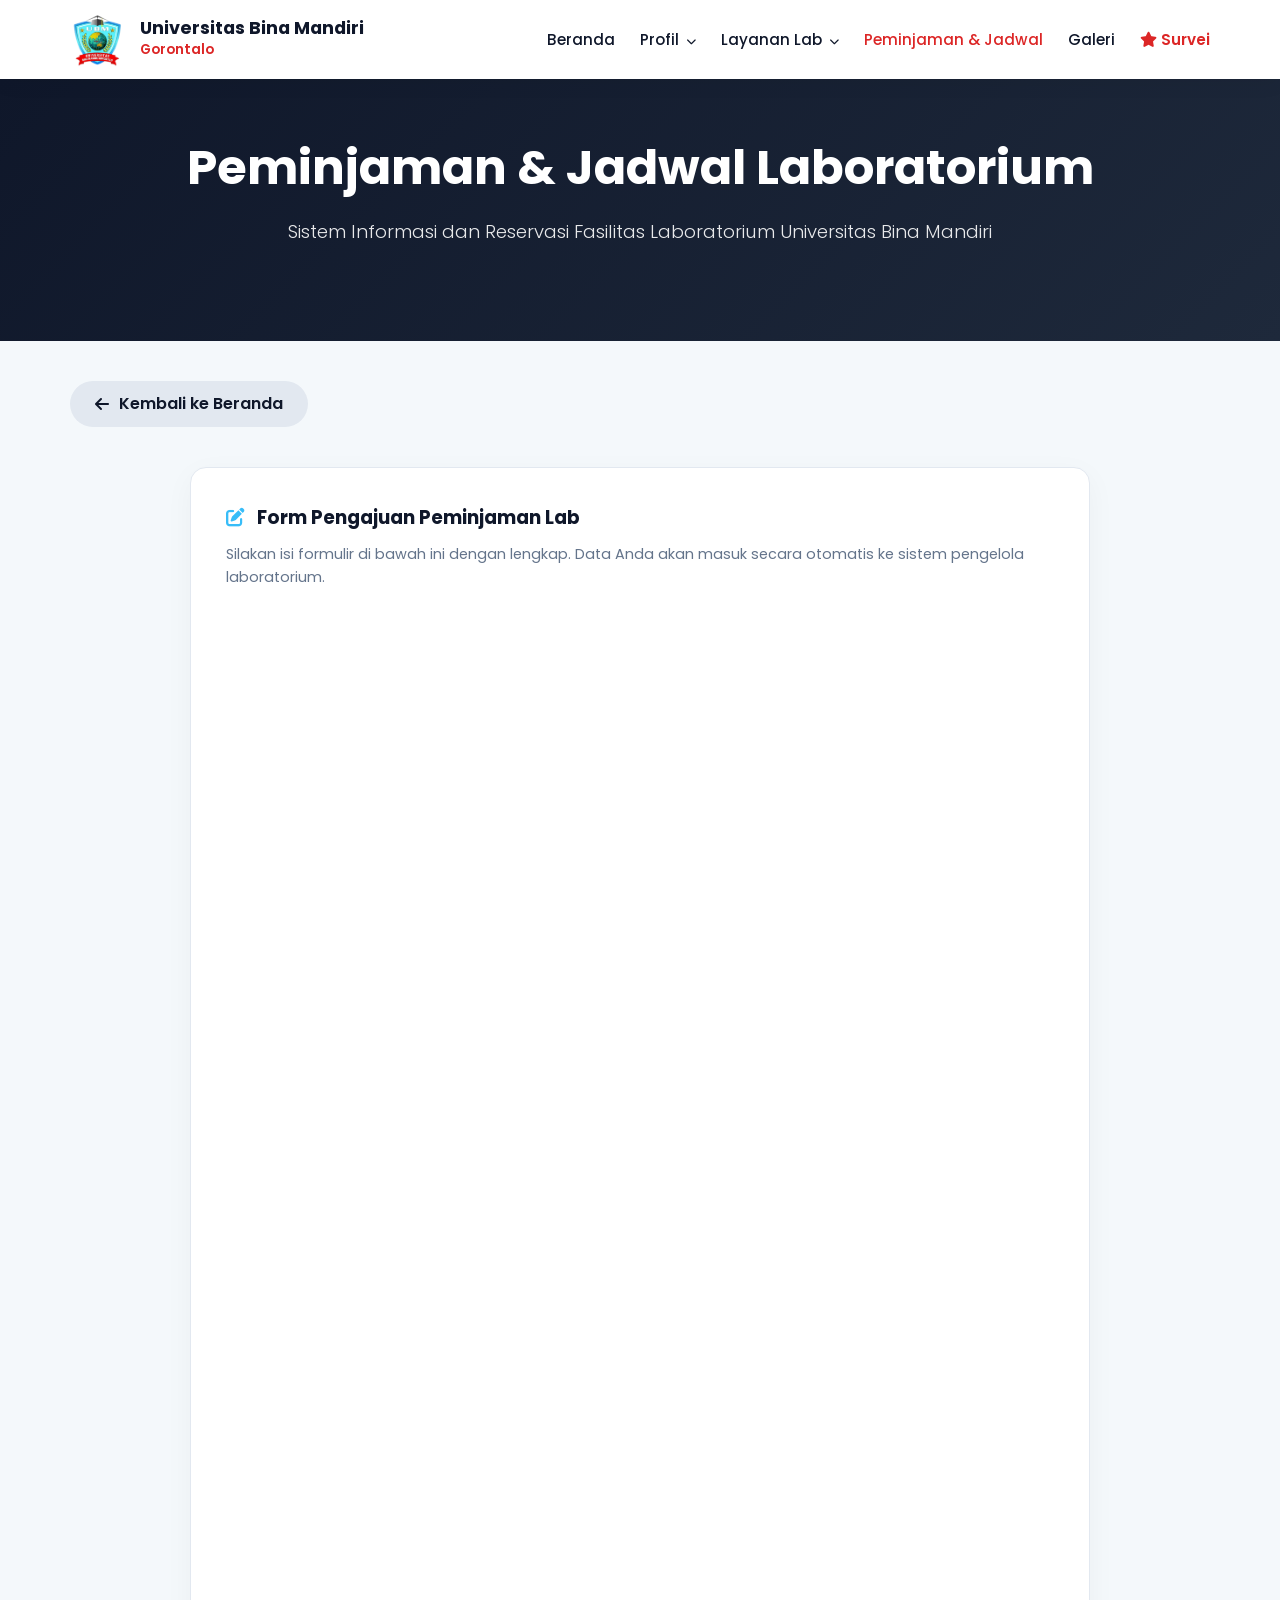
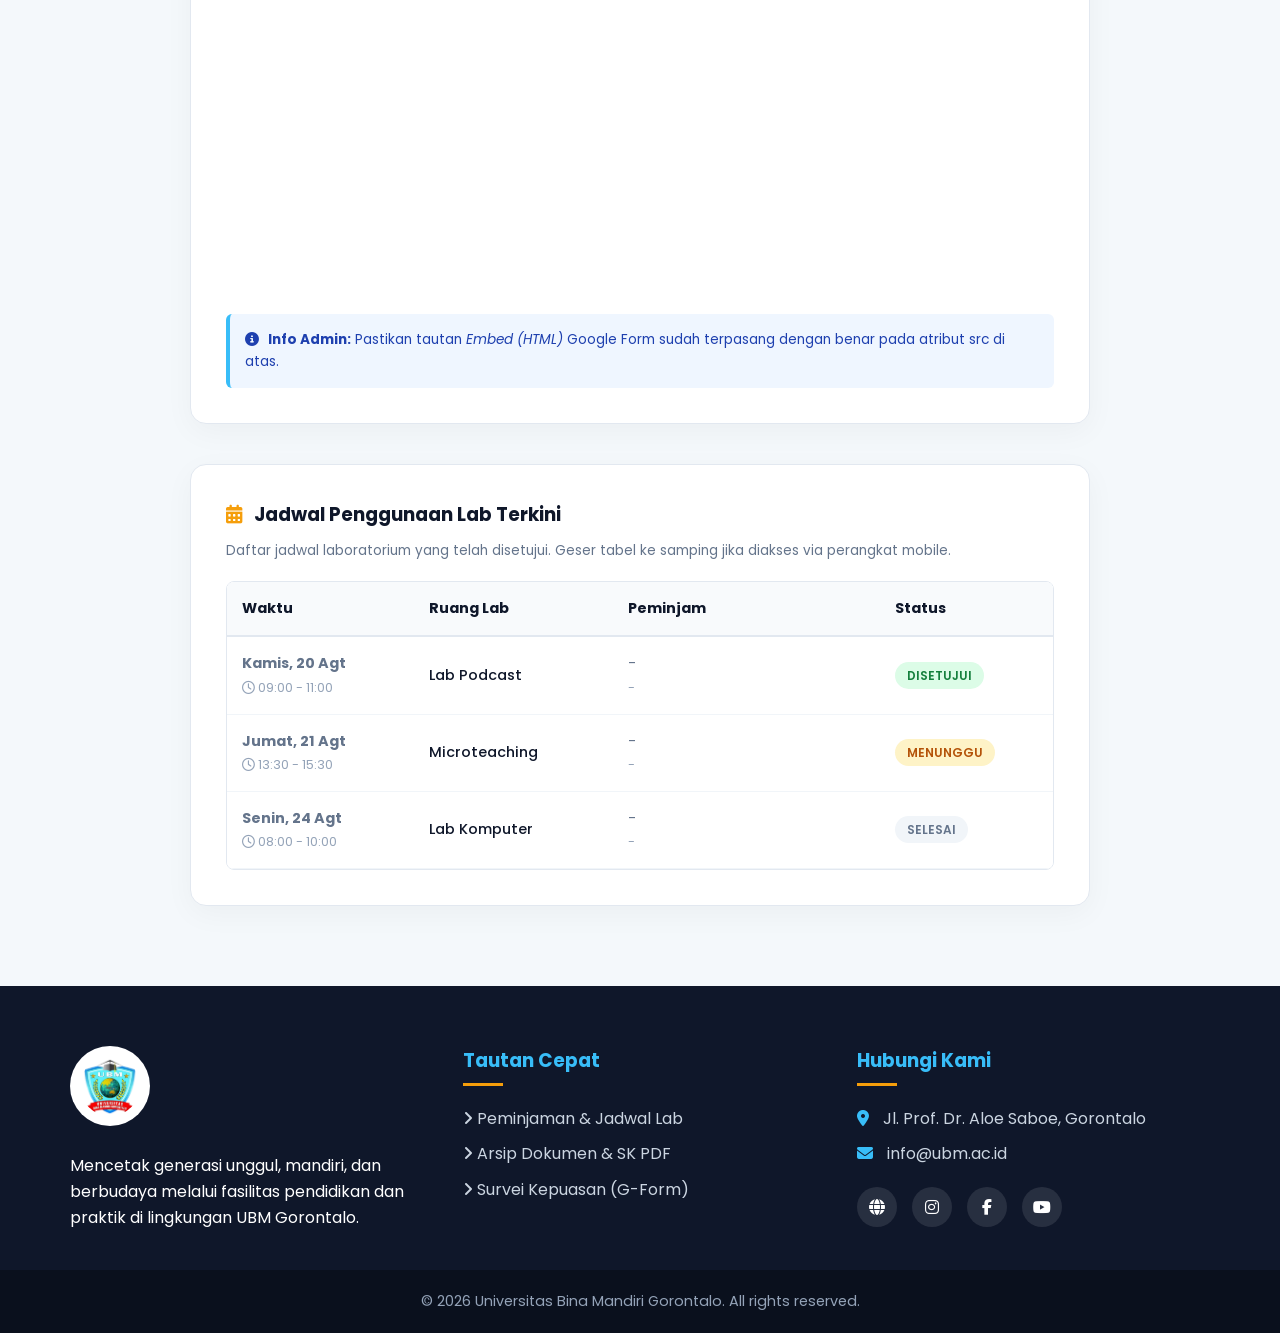
<file: peminjaman.html>
<!DOCTYPE html>
<html lang="id">
<head>
    <meta charset="UTF-8">
    <meta name="viewport" content="width=device-width, initial-scale=1.0">
    <title>Peminjaman & Jadwal Lab - UBM Gorontalo</title>
    <link href="https://fonts.googleapis.com/css2?family=Poppins:wght@300;400;500;600;700&display=swap" rel="stylesheet">
    <link rel="stylesheet" href="https://cdnjs.cloudflare.com/ajax/libs/font-awesome/6.4.0/css/all.min.css">
    <link rel="stylesheet" href="style.css">
    <style>
        /* CSS Khusus agar Iframe Google Form tampil lapang dan proporsional */
        .gform-container {
            width: 100%;
            min-height: 850px;
            border: none;
            border-radius: 8px;
            background: #ffffff;
            margin-top: 10px;
        }
        
        /* Pembungkus utama agar form fokus di tengah dengan lebar yang pas */
        .page-wrapper-center {
            max-width: 900px;
            margin: 0 auto;
            display: flex;
            flex-direction: column;
            gap: 40px;
        }
    </style>
</head>
<body>

    <!-- NAVBAR -->
    <nav class="navbar">
        <div class="container nav-content">
            <a href="index.html" class="brand">
                <img src="Image/Logo.png" alt="Logo UBM" class="logo">
                <div class="brand-text">
                    <strong>Universitas Bina Mandiri</strong>
                    <span>Gorontalo</span>
                </div>
            </a>
            
            <ul class="nav-links">
                <li><a href="index.html">Beranda</a></li>
                
                <li class="dropdown">
                    <a href="Struktur.html">Profil <i class="fa-solid fa-chevron-down" style="font-size: 10px; margin-left: 3px;"></i></a>
                    <div class="dropdown-content">
                        <a href="Struktur.html"><i class="fa-solid fa-users"></i> Struktur Organisasi</a>
                        <a href="dokumen.html"><i class="fa-solid fa-file-pdf"></i> Dokumen & SK Resmi</a>
                    </div>
                </li>

                <li class="dropdown">
                    <a href="#">Layanan Lab <i class="fa-solid fa-chevron-down" style="font-size: 10px; margin-left: 3px;"></i></a>
                    <div class="dropdown-content">
                        <a href="podcast.html"><i class="fa-solid fa-microphone-lines"></i> Ruang Podcast</a>
                        <a href="microteaching.html"><i class="fa-solid fa-chalkboard-user"></i> Microteaching</a>
                        <a href="komputer.html"><i class="fa-solid fa-computer"></i> Ruang Komputer</a>
                    </div>
                </li>

                <li><a href="peminjaman.html" class="active">Peminjaman & Jadwal</a></li>
                <li><a href="galeri.html">Galeri</a></li>
                <li><a href="survey.html" target="_blank" style="color: var(--logo-red); font-weight: 600;"><i class="fa-solid fa-star"></i> Survei</a></li>
            </ul>
        </div>
    </nav>

    <!-- HEADER HALAMAN -->
    <header class="page-header">
        <div class="container">
            <h1>Peminjaman & Jadwal Laboratorium</h1>
            <p>Sistem Informasi dan Reservasi Fasilitas Laboratorium Universitas Bina Mandiri</p>
        </div>
    </header>

    <main class="container page-content">
        <!-- TOMBOL KEMBALI -->
        <a href="index.html" class="btn-back"><i class="fa-solid fa-arrow-left"></i> Kembali ke Beranda</a>

        <!-- KONTEN UTAMA (TERSUSUN KE BAWAH DENGAN LEBAR TERKONTROL) -->
        <div class="page-wrapper-center">
            
            <!-- ============================== -->
            <!-- BAGIAN 1: FORM GOOGLE FORM     -->
            <!-- ============================== -->
            <div class="schedule-box">
                <h3 style="color: var(--logo-dark); margin-bottom: 10px;">
                    <i class="fa-solid fa-pen-to-square" style="color: var(--logo-cyan); margin-right: 8px;"></i> 
                    Form Pengajuan Peminjaman Lab
                </h3>
                <p style="font-size: 0.9rem; color: var(--text-gray); margin-bottom: 15px;">
                    Silakan isi formulir di bawah ini dengan lengkap. Data Anda akan masuk secara otomatis ke sistem pengelola laboratorium.
                </p>
                
                <!-- ADMIN: Ganti src="..." di bawah dengan Link Embed (<iframe...>) dari Google Form Anda -->
                <iframe src="https://docs.google.com/forms/d/e/1FAIpQLSepFb3bkhs4FxK-X68UHB82v3CHWEk7bZfy-hUcm4Mo7TDizQ/viewform?embedded=true" width="640" height="1283" frameborder="0" marginheight="0" marginwidth="0">Memuat…</iframe>
                
                <div style="margin-top: 20px; padding: 15px; background: #eff6ff; border-left: 4px solid var(--logo-cyan); border-radius: 6px; font-size: 0.85rem; color: #1e40af;">
                    <i class="fa-solid fa-circle-info" style="margin-right: 5px;"></i> <strong>Info Admin:</strong> Pastikan tautan <em>Embed (HTML)</em> Google Form sudah terpasang dengan benar pada atribut <code>src</code> di atas.
                </div>
            </div>

            <!-- ============================== -->
            <!-- BAGIAN 2: TABEL JADWAL DI BAWAH  -->
            <!-- ============================== -->
            <div class="schedule-box">
                <h3 style="color: var(--logo-dark); margin-bottom: 10px;">
                    <i class="fa-solid fa-calendar-days" style="color: var(--logo-gold); margin-right: 8px;"></i> 
                    Jadwal Penggunaan Lab Terkini
                </h3>
                <p style="font-size: 0.85rem; color: var(--text-gray); margin-bottom: 20px;">
                    Daftar jadwal laboratorium yang telah disetujui. Geser tabel ke samping jika diakses via perangkat mobile.
                </p>
                
                <!-- Pembungkus tabel agar responsif -->
                <div class="table-responsive-wrapper">
                    <table class="schedule-table">
                        <thead>
                            <tr>
                                <th style="min-width: 140px;">Waktu</th>
                                <th style="min-width: 150px;">Ruang Lab</th>
                                <th style="min-width: 200px;">Peminjam</th>
                                <th style="min-width: 110px;">Status</th>
                            </tr>
                        </thead>
                        <tbody>
                            <!-- ADMIN: Edit Jadwal di Bawah Ini -->
                            
                            <!-- Jadwal 1 -->
                            <tr>
                                <td>
                                    <strong>Kamis, 20 Agt</strong><br>
                                    <span style="font-size: 0.8rem; color: #94a3b8;"><i class="fa-regular fa-clock"></i> 09:00 - 11:00</span>
                                </td>
                                <td>
                                    <span style="font-weight: 500; color: var(--logo-dark);">Lab Podcast</span>
                                </td>
                                <td>
                                    -<br>
                                    <span style="font-size: 0.8rem; color: #94a3b8;">-</span>
                                </td>
                                <td><span class="badge-status" style="background:#dcfce7; color:#15803d;">Disetujui</span></td>
                            </tr>

                            <!-- Jadwal 2 -->
                            <tr>
                                <td>
                                    <strong>Jumat, 21 Agt</strong><br>
                                    <span style="font-size: 0.8rem; color: #94a3b8;"><i class="fa-regular fa-clock"></i> 13:30 - 15:30</span>
                                </td>
                                <td>
                                    <span style="font-weight: 500; color: var(--logo-dark);">Microteaching</span>
                                </td>
                                <td>
                                    -<br>
                                    <span style="font-size: 0.8rem; color: #94a3b8;">-</span>
                                </td>
                                <td><span class="badge-status" style="background:#fef3c7; color:#b45309;">Menunggu</span></td>
                            </tr>

                            <!-- Jadwal 3 -->
                            <tr>
                                <td>
                                    <strong>Senin, 24 Agt</strong><br>
                                    <span style="font-size: 0.8rem; color: #94a3b8;"><i class="fa-regular fa-clock"></i> 08:00 - 10:00</span>
                                </td>
                                <td>
                                    <span style="font-weight: 500; color: var(--logo-dark);">Lab Komputer</span>
                                </td>
                                <td>
                                    -<br>
                                    <span style="font-size: 0.8rem; color: #94a3b8;">-</span>
                                </td>
                                <td><span class="badge-status" style="background:#f1f5f9; color:#64748b;">Selesai</span></td>
                            </tr>

                        </tbody>
                    </table>
                </div>
            </div>

        </div>
    </main>

    <!-- FOOTER -->
    <footer id="kontak" class="footer">
        <div class="container footer-grid">
            <div class="footer-col">
                <img src="Image/Logo.png" alt="Logo UBM" class="footer-logo">
                <p>Mencetak generasi unggul, mandiri, dan berbudaya melalui fasilitas pendidikan dan praktik di lingkungan UBM Gorontalo.</p>
            </div>
            
            <div class="footer-col">
                <h3>Tautan Cepat</h3>
                <ul>
                    <li><a href="peminjaman.html"><i class="fa-solid fa-angle-right"></i> Peminjaman & Jadwal Lab</a></li>
                    <li><a href="dokumen.html"><i class="fa-solid fa-angle-right"></i> Arsip Dokumen & SK PDF</a></li>
                    <li><a href="https://forms.gle/1N2uTxFwTfMByCpcA" target="_blank"><i class="fa-solid fa-angle-right"></i> Survei Kepuasan (G-Form)</a></li>
                </ul>
            </div>

            <div class="footer-col">
                <h3>Hubungi Kami</h3>
                <ul style="color: #cbd5e1;">
                    <li><i class="fa-solid fa-location-dot" style="color: var(--logo-cyan); margin-right: 10px;"></i> Jl. Prof. Dr. Aloe Saboe, Gorontalo</li>
                    <li><i class="fa-solid fa-envelope" style="color: var(--logo-cyan); margin-right: 10px;"></i> info@ubm.ac.id</li>
                </ul>
                <div class="social-links">
                    <a href="https://ubmg.ac.id/" target="_blank" class="social-icon" title="Website"><i class="fa-solid fa-globe"></i></a>
                    <a href="https://www.instagram.com/fipbubmg?igsi=MThvbWZsemxwbGkwNg==" target="_blank" class="social-icon" title="Instagram"><i class="fa-brands fa-instagram"></i></a>
                    <a href="https://www.facebook.com/share/194BFmGP5p/" target="_blank" class="social-icon" title="Facebook"><i class="fa-brands fa-facebook-f"></i></a>
                    <a href="http://www.youtube.com/@univ.binamandirigorontalo" target="_blank" class="social-icon" title="YouTube"><i class="fa-brands fa-youtube"></i></a>
                </div>
            </div>
        </div>
        <div class="footer-bottom">
            <p>&copy; 2026 Universitas Bina Mandiri Gorontalo. All rights reserved.</p>
        </div>
    </footer>
</body>
</html>
</file>
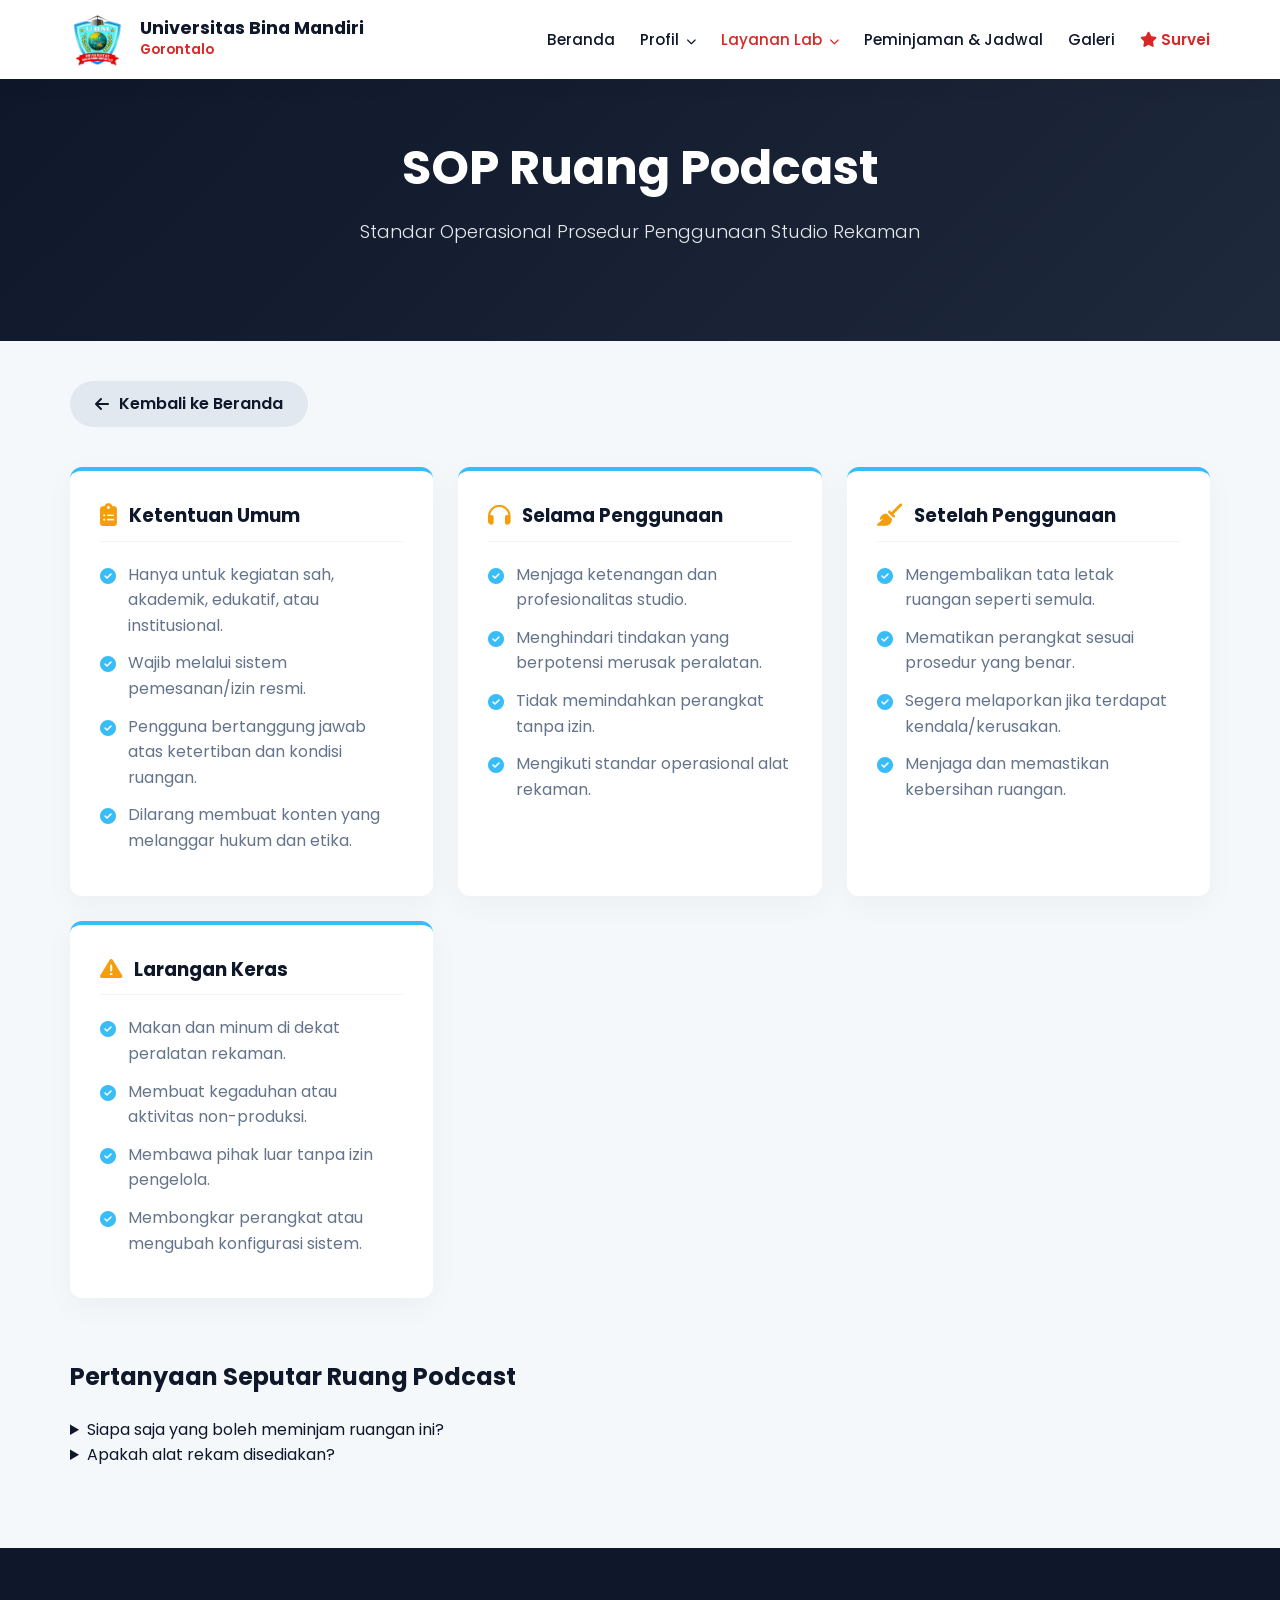
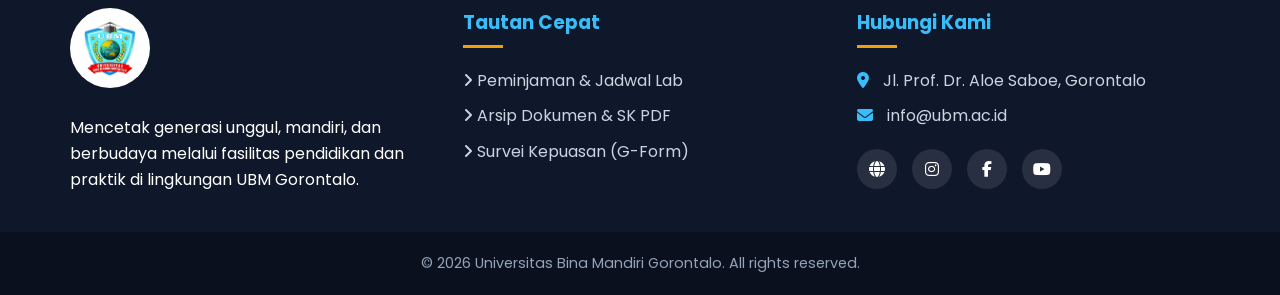
<file: podcast.html>
<!DOCTYPE html>
<html lang="id">
<head>
    <meta charset="UTF-8">
    <meta name="viewport" content="width=device-width, initial-scale=1.0">
    <title>SOP Ruang Podcast - UBM Gorontalo</title>
    <link href="https://fonts.googleapis.com/css2?family=Poppins:wght@300;400;500;600;700&display=swap" rel="stylesheet">
    <link rel="stylesheet" href="https://cdnjs.cloudflare.com/ajax/libs/font-awesome/6.4.0/css/all.min.css">
    <link rel="stylesheet" href="style.css">
</head>
<body>

    <nav class="navbar">
        <div class="container nav-content">
            <a href="index.html" class="brand">
                <img src="Image/Logo.png" alt="Logo UBM" class="logo">
                <div class="brand-text">
                    <strong>Universitas Bina Mandiri</strong>
                    <span>Gorontalo</span>
                </div>
            </a>
            
            <ul class="nav-links">
                <li><a href="index.html">Beranda</a></li>
                
                <li class="dropdown">
                    <a href="Struktur.html">Profil <i class="fa-solid fa-chevron-down" style="font-size: 10px; margin-left: 3px;"></i></a>
                    <div class="dropdown-content">
                        <a href="Struktur.html"><i class="fa-solid fa-users"></i> Struktur Organisasi</a>
                        <a href="dokumen.html"><i class="fa-solid fa-file-pdf"></i> Dokumen & SK Resmi</a>
                    </div>
                </li>

                <li class="dropdown">
                    <a href="#" class="active">Layanan Lab <i class="fa-solid fa-chevron-down" style="font-size: 10px; margin-left: 3px;"></i></a>
                    <div class="dropdown-content">
                        <a href="podcast.html"><i class="fa-solid fa-microphone-lines"></i> Ruang Podcast</a>
                        <a href="microteaching.html"><i class="fa-solid fa-chalkboard-user"></i> Microteaching</a>
                        <a href="komputer.html"><i class="fa-solid fa-computer"></i> Ruang Komputer</a>
                    </div>
                </li>

                <li><a href="peminjaman.html">Peminjaman & Jadwal</a></li>
                <li><a href="galeri.html">Galeri</a></li>
                <li><a href="survey.html" target="_blank" style="color: var(--logo-red); font-weight: 600;"><i class="fa-solid fa-star"></i> Survei</a></li>
            </ul>
        </div>
    </nav>

    <header class="page-header">
        <div class="container">
            <h1>SOP Ruang Podcast</h1>
            <p>Standar Operasional Prosedur Penggunaan Studio Rekaman</p>
        </div>
    </header>

    <main class="container page-content">
        <a href="index.html" class="btn-back"><i class="fa-solid fa-arrow-left"></i> Kembali ke Beranda</a>

        <div class="sop-grid">
            <div class="sop-card">
                <h3><i class="fa-solid fa-clipboard-list"></i> Ketentuan Umum</h3>
                <ul class="sop-list">
                    <li>Hanya untuk kegiatan sah, akademik, edukatif, atau institusional.</li>
                    <li>Wajib melalui sistem pemesanan/izin resmi.</li>
                    <li>Pengguna bertanggung jawab atas ketertiban dan kondisi ruangan.</li>
                    <li>Dilarang membuat konten yang melanggar hukum dan etika.</li>
                </ul>
            </div>

            <div class="sop-card">
                <h3><i class="fa-solid fa-headphones"></i> Selama Penggunaan</h3>
                <ul class="sop-list">
                    <li>Menjaga ketenangan dan profesionalitas studio.</li>
                    <li>Menghindari tindakan yang berpotensi merusak peralatan.</li>
                    <li>Tidak memindahkan perangkat tanpa izin.</li>
                    <li>Mengikuti standar operasional alat rekaman.</li>
                </ul>
            </div>

            <div class="sop-card">
                <h3><i class="fa-solid fa-broom"></i> Setelah Penggunaan</h3>
                <ul class="sop-list">
                    <li>Mengembalikan tata letak ruangan seperti semula.</li>
                    <li>Mematikan perangkat sesuai prosedur yang benar.</li>
                    <li>Segera melaporkan jika terdapat kendala/kerusakan.</li>
                    <li>Menjaga dan memastikan kebersihan ruangan.</li>
                </ul>
            </div>

            <div class="sop-card warning">
                <h3><i class="fa-solid fa-triangle-exclamation"></i> Larangan Keras</h3>
                <ul class="sop-list">
                    <li>Makan dan minum di dekat peralatan rekaman.</li>
                    <li>Membuat kegaduhan atau aktivitas non-produksi.</li>
                    <li>Membawa pihak luar tanpa izin pengelola.</li>
                    <li>Membongkar perangkat atau mengubah konfigurasi sistem.</li>
                </ul>
            </div>
        </div>
        <div style="margin-top: 60px;">
            <h2 style="color: var(--logo-dark); margin-bottom: 20px; font-size: 1.5rem;">Pertanyaan Seputar Ruang Podcast</h2>
            
            <details>
                <summary>Siapa saja yang boleh meminjam ruangan ini?</summary>
                <div class="details-content">
                    Ruangan ini dikhususkan bagi mahasiswa aktif dan dosen di lingkungan Universitas Bina Mandiri Gorontalo yang memiliki kepentingan pembuatan tugas, materi ajar, atau konten publikasi resmi kampus.
                </div>
            </details>
            <details>
                <summary>Apakah alat rekam disediakan?</summary>
                <div class="details-content">
                    Ya, kami menyediakan mikrofon standar podcast, mixer dasar, dan kamera statis. Namun pengguna dilarang membongkar pasang alat tanpa pengawasan teknisi.
                </div>
            </details>
        </div>
    </main>

    <footer id="kontak" class="footer">
        <div class="container footer-grid">
            <div class="footer-col">
                <img src="Image/Logo.png" alt="Logo UBM" class="footer-logo">
                <p>Mencetak generasi unggul, mandiri, dan berbudaya melalui fasilitas pendidikan dan praktik di lingkungan UBM Gorontalo.</p>
            </div>
            
            <div class="footer-col">
                <h3>Tautan Cepat</h3>
                <ul>
                    <li><a href="peminjaman.html"><i class="fa-solid fa-angle-right"></i> Peminjaman & Jadwal Lab</a></li>
                    <li><a href="dokumen.html"><i class="fa-solid fa-angle-right"></i> Arsip Dokumen & SK PDF</a></li>
                    <li><a href="https://forms.gle/1N2uTxFwTfMByCpcA" target="_blank"><i class="fa-solid fa-angle-right"></i> Survei Kepuasan (G-Form)</a></li>
                </ul>
            </div>

            <div class="footer-col">
                <h3>Hubungi Kami</h3>
                <ul style="color: #cbd5e1;">
                    <li><i class="fa-solid fa-location-dot" style="color: var(--logo-cyan); margin-right: 10px;"></i> Jl. Prof. Dr. Aloe Saboe, Gorontalo</li>
                    <li><i class="fa-solid fa-envelope" style="color: var(--logo-cyan); margin-right: 10px;"></i> info@ubm.ac.id</li>
                </ul>
                <div class="social-links">
                    <a href="https://ubmg.ac.id/" target="_blank" class="social-icon" title="Website"><i class="fa-solid fa-globe"></i></a>
                    <a href="https://www.instagram.com/fipbubmg?igsi=MThvbWZsemxwbGkwNg==" target="_blank" class="social-icon" title="Instagram"><i class="fa-brands fa-instagram"></i></a>
                    <a href="https://www.facebook.com/share/194BFmGP5p/" target="_blank" class="social-icon" title="Facebook"><i class="fa-brands fa-facebook-f"></i></a>
                    <a href="http://www.youtube.com/@univ.binamandirigorontalo" target="_blank" class="social-icon" title="YouTube"><i class="fa-brands fa-youtube"></i></a>
                </div>
            </div>
        </div>
        <div class="footer-bottom">
            <p>&copy; 2026 Universitas Bina Mandiri Gorontalo. All rights reserved.</p>
        </div>
    </footer>

</body>
</html>
</file>
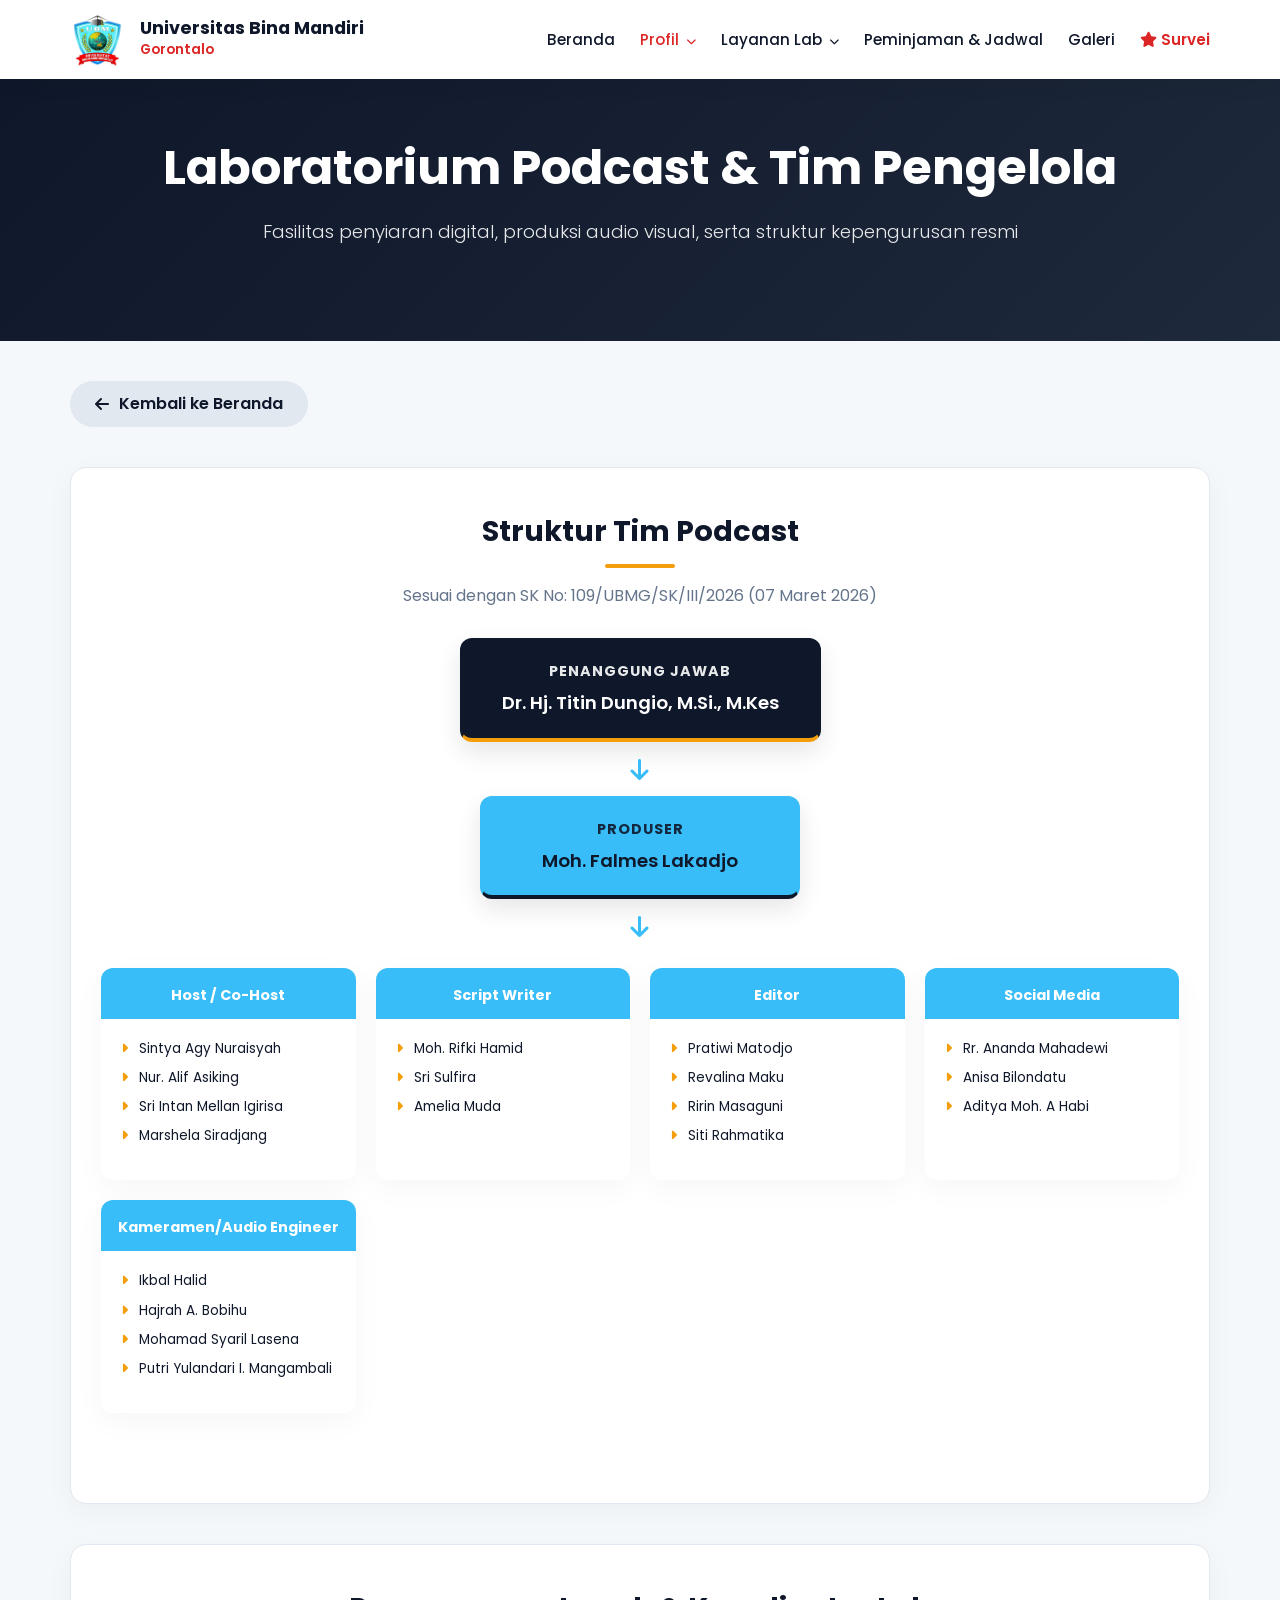
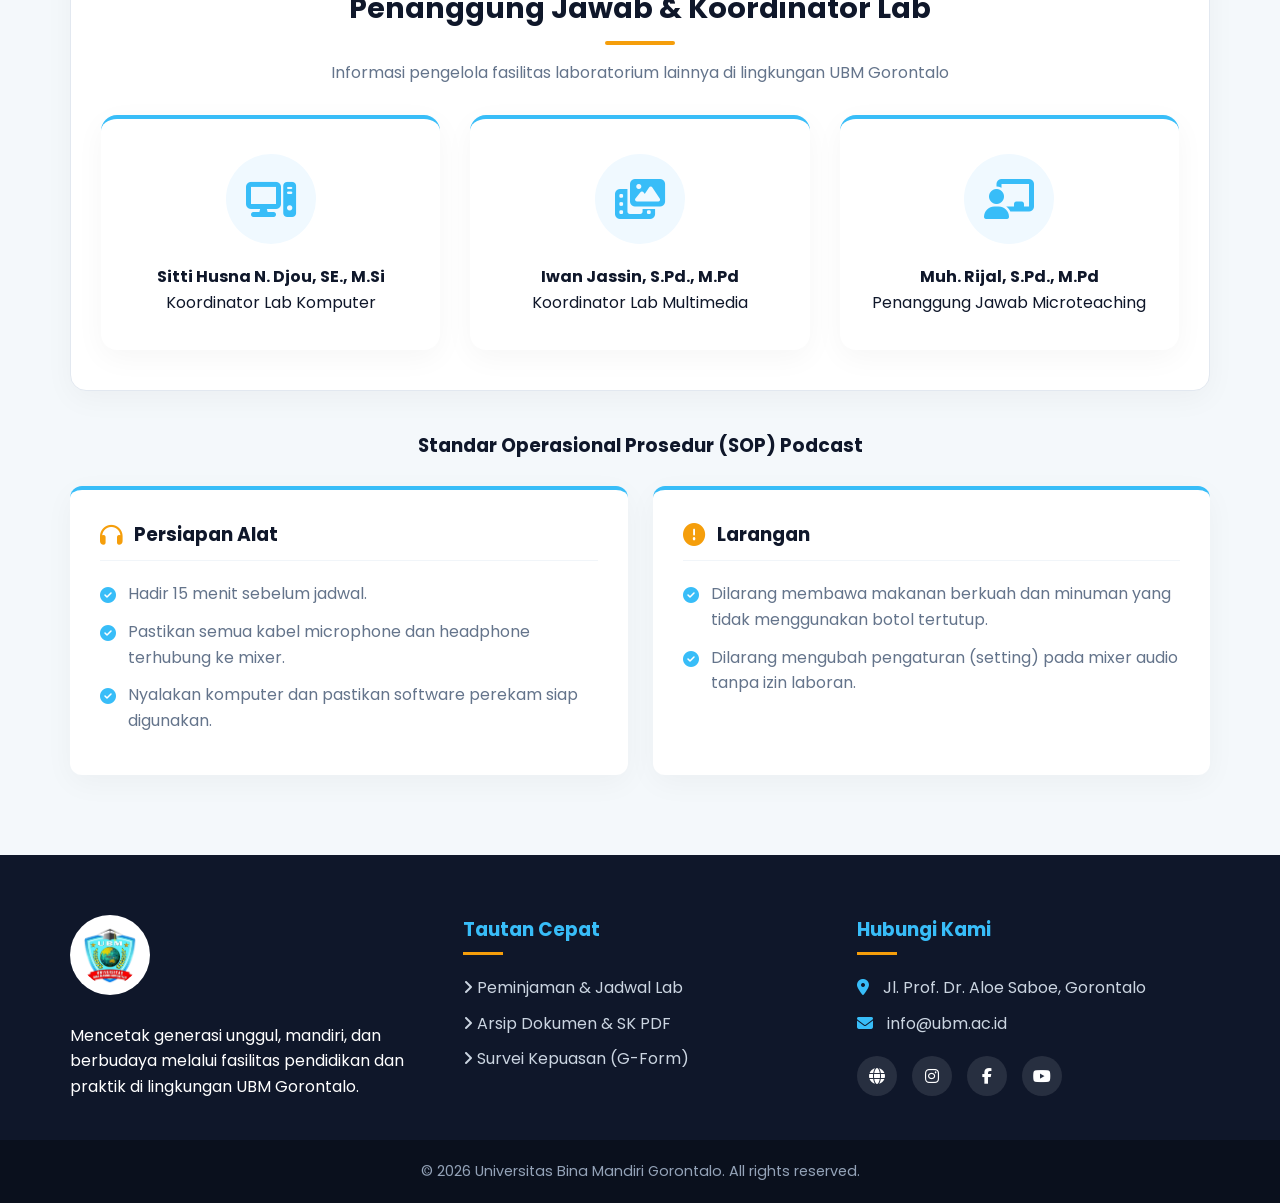
<file: Struktur.html>
<!DOCTYPE html>
<html lang="id">
<head>
    <meta charset="UTF-8">
    <meta name="viewport" content="width=device-width, initial-scale=1.0">
    <title>Ruang Podcast & Struktur - UBM Gorontalo</title>
    <link href="https://fonts.googleapis.com/css2?family=Poppins:wght@300;400;500;600;700&display=swap" rel="stylesheet">
    <link rel="stylesheet" href="https://cdnjs.cloudflare.com/ajax/libs/font-awesome/6.4.0/css/all.min.css">
    <link rel="stylesheet" href="style.css">
    <style>
        /* CSS KHUSUS BAGAN STRUKTUR ORGANISASI PODCAST */
        .org-tree {
            display: flex;
            flex-direction: column;
            align-items: center;
            gap: 15px;
            margin-top: 20px;
            margin-bottom: 50px;
        }
        
        .org-card-primary, .org-card-secondary {
            padding: 20px 40px;
            border-radius: 12px;
            text-align: center;
            box-shadow: 0 10px 25px rgba(0,0,0,0.1);
            min-width: 320px;
            border: 2px solid transparent;
        }
        
        .org-card-primary {
            background: var(--logo-dark);
            color: var(--white);
            border-bottom: 4px solid var(--logo-gold);
        }
        
        .org-card-secondary {
            background: var(--logo-cyan);
            color: var(--logo-dark);
            border-bottom: 4px solid var(--logo-dark);
        }
        
        .org-card-primary h4, .org-card-secondary h4 {
            font-size: 0.9rem;
            text-transform: uppercase;
            letter-spacing: 1px;
            margin-bottom: 5px;
            opacity: 0.9;
        }
        
        .org-card-primary p, .org-card-secondary p {
            font-size: 1.15rem;
            font-weight: 600;
            margin: 0;
        }
        
        .arrow-down {
            color: var(--logo-cyan);
            font-size: 1.5rem;
        }
        
        /* Grid 5 Kolom untuk Tim Bawah */
        .org-level-3 {
            display: grid;
            grid-template-columns: repeat(auto-fit, minmax(200px, 1fr));
            gap: 20px;
            width: 100%;
            margin-top: 15px;
        }
        
        .org-card-team {
            background: var(--white);
            border-top: 4px solid var(--logo-cyan);
            padding: 25px 20px;
            border-radius: 12px;
            box-shadow: var(--shadow-soft);
            transition: var(--transition);
        }
        
        .org-card-team:hover {
            transform: translateY(-5px);
            border-color: var(--logo-red);
            box-shadow: 0 10px 25px rgba(0,0,0,0.08);
        }
        
        .org-card-team h4 {
            color: var(--white);
            background: var(--logo-cyan);
            font-size: 0.9rem;
            margin: -25px -20px 20px -20px;
            text-align: center;
            padding: 12px 10px;
            border-radius: 8px 8px 0 0;
        }
        
        .org-card-team ul {
            list-style: none;
        }
        
        .org-card-team ul li {
            font-size: 0.85rem;
            color: var(--logo-dark);
            margin-bottom: 10px;
            position: relative;
            padding-left: 18px;
            line-height: 1.4;
        }
        
        .org-card-team ul li::before {
            content: '\f0da';
            font-family: 'Font Awesome 6 Free';
            font-weight: 900;
            position: absolute;
            left: 0;
            color: var(--logo-gold);
        }
    </style>
</head>
<body>

    <!-- NAVBAR -->
    <nav class="navbar">
        <div class="container nav-content">
            <a href="index.html" class="brand">
                <img src="Image/Logo.png" alt="Logo UBM" class="logo">
                <div class="brand-text">
                    <strong>Universitas Bina Mandiri</strong>
                    <span>Gorontalo</span>
                </div>
            </a>
            
            <ul class="nav-links">
                <li><a href="index.html">Beranda</a></li>
                
                <li class="dropdown">
                    <a href="#" class="active">Profil <i class="fa-solid fa-chevron-down" style="font-size: 10px; margin-left: 3px;"></i></a>
                    <div class="dropdown-content">
                        <a href="Struktur.html"><i class="fa-solid fa-users"></i> Struktur Organisasi</a>
                        <a href="dokumen.html"><i class="fa-solid fa-file-pdf"></i> Dokumen & SK Resmi</a>
                    </div>
                </li>

                <li class="dropdown">
                    <a href="#layanan">Layanan Lab <i class="fa-solid fa-chevron-down" style="font-size: 10px; margin-left: 3px;"></i></a>
                    <div class="dropdown-content">
                        <a href="podcast.html"><i class="fa-solid fa-microphone-lines"></i> Ruang Podcast</a>
                        <a href="microteaching.html"><i class="fa-solid fa-chalkboard-user"></i> Microteaching</a>
                        <a href="komputer.html"><i class="fa-solid fa-computer"></i> Ruang Komputer</a>
                    </div>
                </li>

                <li><a href="peminjaman.html">Peminjaman & Jadwal</a></li>
                <li><a href="galeri.html">Galeri</a></li>
                <li><a href="survey.html" target="_blank" style="color: var(--logo-red); font-weight: 600;"><i class="fa-solid fa-star"></i> Survei</a></li>
            </ul>
        </div>
    </nav>

    <!-- HEADER HALAMAN -->
    <header class="page-header">
        <div class="container">
            <h1>Laboratorium Podcast & Tim Pengelola</h1>
            <p>Fasilitas penyiaran digital, produksi audio visual, serta struktur kepengurusan resmi</p>
        </div>
    </header>

    <main class="container page-content">
        <!-- TOMBOL KEMBALI -->
        <a href="index.html" class="btn-back"><i class="fa-solid fa-arrow-left"></i> Kembali ke Beranda</a>

        <!-- BAGIAN 1: STRUKTUR ORGANISASI TIM PODCAST (SESUAI GAMBAR SK) -->
        <div class="schedule-box" style="margin-bottom: 40px; padding: 40px 30px;">
            <div style="text-align: center; margin-bottom: 30px;">
                <h2 style="color: var(--logo-dark); font-size: 1.8rem; margin-bottom: 10px;">Struktur Tim Podcast</h2>
                <div class="divider" style="margin: 0 auto;"></div>
                <p style="color: var(--text-gray); margin-top: 15px;">Sesuai dengan SK No: 109/UBMG/SK/III/2026 (07 Maret 2026)</p>
            </div>

            <!-- BAGAN HIERARKI -->
            <div class="org-tree">
                
                <!-- Level 1: Penanggung Jawab -->
                <div class="org-card-primary">
                    <h4>Penanggung Jawab</h4>
                    <p>Dr. Hj. Titin Dungio, M.Si., M.Kes</p>
                </div>
                
                <i class="fa-solid fa-arrow-down arrow-down"></i>

                <!-- Level 2: Produser -->
                <div class="org-card-secondary">
                    <h4>Produser</h4>
                    <p>Moh. Falmes Lakadjo</p>
                </div>

                <i class="fa-solid fa-arrow-down arrow-down"></i>

                <!-- Level 3: 5 Divisi Tim -->
                <div class="org-level-3">
                    
                    <!-- Divisi 1 -->
                    <div class="org-card-team">
                        <h4>Host / Co-Host</h4>
                        <ul>
                            <li>Sintya Agy Nuraisyah</li>
                            <li>Nur. Alif Asiking</li>
                            <li>Sri Intan Mellan Igirisa</li>
                            <li>Marshela Siradjang</li>
                        </ul>
                    </div>

                    <!-- Divisi 2 -->
                    <div class="org-card-team">
                        <h4>Script Writer</h4>
                        <ul>
                            <li>Moh. Rifki Hamid</li>
                            <li>Sri Sulfira</li>
                            <li>Amelia Muda</li>
                        </ul>
                    </div>

                    <!-- Divisi 3 -->
                    <div class="org-card-team">
                        <h4>Editor</h4>
                        <ul>
                            <li>Pratiwi Matodjo</li>
                            <li>Revalina Maku</li>
                            <li>Ririn Masaguni</li>
                            <li>Siti Rahmatika</li>
                        </ul>
                    </div>

                    <!-- Divisi 4 -->
                    <div class="org-card-team">
                        <h4>Social Media</h4>
                        <ul>
                            <li>Rr. Ananda Mahadewi</li>
                            <li>Anisa Bilondatu</li>
                            <li>Aditya Moh. A Habi</li>
                        </ul>
                    </div>

                    <!-- Divisi 5 -->
                    <div class="org-card-team">
                        <h4>Kameramen/Audio Engineer</h4>
                        <ul>
                            <li>Ikbal Halid</li>
                            <li>Hajrah A. Bobihu</li>
                            <li>Mohamad Syaril Lasena</li>
                            <li>Putri Yulandari I. Mangambali</li>
                        </ul>
                    </div>

                </div>
            </div>
        </div>

        <!-- BAGIAN 2: INFORMASI KOORDINATOR & PENANGGUNG JAWAB LABORATORIUM LAINNYA -->
        <div class="schedule-box" style="margin-bottom: 40px; padding: 40px 30px;">
            <div style="text-align: center; margin-bottom: 30px;">
                <h2 style="color: var(--logo-dark); font-size: 1.8rem; margin-bottom: 10px;">Penanggung Jawab & Koordinator Lab</h2>
                <div class="divider" style="margin: 0 auto;"></div>
                <p style="color: var(--text-gray); margin-top: 15px;">Informasi pengelola fasilitas laboratorium lainnya di lingkungan UBM Gorontalo</p>
            </div>

            <div class="org-grid">
                <!-- Lab Komputer -->
                <div class="org-card">
                    <div class="org-avatar"><i class="fa-solid fa-computer"></i></div>
                    <h4>Sitti Husna N. Djou, SE., M.Si</h4>
                    <span>Koordinator Lab Komputer</span>
                </div>

                <!-- Lab Multimedia -->
                <div class="org-card">
                    <div class="org-avatar"><i class="fa-solid fa-photo-film"></i></div>
                    <h4>Iwan Jassin, S.Pd., M.Pd</h4>
                    <span>Koordinator Lab Multimedia</span>
                </div>

                <!-- Microteaching -->
                <div class="org-card">
                    <div class="org-avatar"><i class="fa-solid fa-chalkboard-user"></i></div>
                    <h4>Muh. Rijal, S.Pd., M.Pd</h4>
                    <span>Penanggung Jawab Microteaching</span>
                </div>
            </div>
        </div>

        <!-- BAGIAN 3: SOP PODCAST -->
        <h3 style="color: var(--logo-dark); margin-bottom: 25px; text-align: center;">Standar Operasional Prosedur (SOP) Podcast</h3>
        <div class="sop-grid">
            <div class="sop-card">
                <h3><i class="fa-solid fa-headphones"></i> Persiapan Alat</h3>
                <ul class="sop-list">
                    <li>Hadir 15 menit sebelum jadwal.</li>
                    <li>Pastikan semua kabel microphone dan headphone terhubung ke mixer.</li>
                    <li>Nyalakan komputer dan pastikan software perekam siap digunakan.</li>
                </ul>
            </div>

            <div class="sop-card warning">
                <h3><i class="fa-solid fa-circle-exclamation"></i> Larangan</h3>
                <ul class="sop-list">
                    <li>Dilarang membawa makanan berkuah dan minuman yang tidak menggunakan botol tertutup.</li>
                    <li>Dilarang mengubah pengaturan (setting) pada mixer audio tanpa izin laboran.</li>
                </ul>
            </div>
        </div>

    </main>

    <footer id="kontak" class="footer">
        <div class="container footer-grid">
            <div class="footer-col">
                <img src="Image/Logo.png" alt="Logo UBM" class="footer-logo">
                <p>Mencetak generasi unggul, mandiri, dan berbudaya melalui fasilitas pendidikan dan praktik di lingkungan UBM Gorontalo.</p>
            </div>
            
            <div class="footer-col">
                <h3>Tautan Cepat</h3>
                <ul>
                    <li><a href="peminjaman.html"><i class="fa-solid fa-angle-right"></i> Peminjaman & Jadwal Lab</a></li>
                    <li><a href="dokumen.html"><i class="fa-solid fa-angle-right"></i> Arsip Dokumen & SK PDF</a></li>
                    <li><a href="https://forms.gle/1N2uTxFwTfMByCpcA" target="_blank"><i class="fa-solid fa-angle-right"></i> Survei Kepuasan (G-Form)</a></li>
                </ul>
            </div>

            <div class="footer-col">
                <h3>Hubungi Kami</h3>
                <ul style="color: #cbd5e1;">
                    <li><i class="fa-solid fa-location-dot" style="color: var(--logo-cyan); margin-right: 10px;"></i> Jl. Prof. Dr. Aloe Saboe, Gorontalo</li>
                    <li><i class="fa-solid fa-envelope" style="color: var(--logo-cyan); margin-right: 10px;"></i> info@ubm.ac.id</li>
                </ul>
                <div class="social-links">
                    <a href="https://ubmg.ac.id/" target="_blank" class="social-icon" title="Website"><i class="fa-solid fa-globe"></i></a>
                    <a href="https://www.instagram.com/fipbubmg?igsi=MThvbWZsemxwbGkwNg==" target="_blank" class="social-icon" title="Instagram"><i class="fa-brands fa-instagram"></i></a>
                    <a href="https://www.facebook.com/share/194BFmGP5p/" target="_blank" class="social-icon" title="Facebook"><i class="fa-brands fa-facebook-f"></i></a>
                    <a href="http://www.youtube.com/@univ.binamandirigorontalo" target="_blank" class="social-icon" title="YouTube"><i class="fa-brands fa-youtube"></i></a>
                </div>
            </div>
        </div>
        <div class="footer-bottom">
            <p>&copy; 2026 Universitas Bina Mandiri Gorontalo. All rights reserved.</p>
        </div>
    </footer>
</body>
</html>
</file>
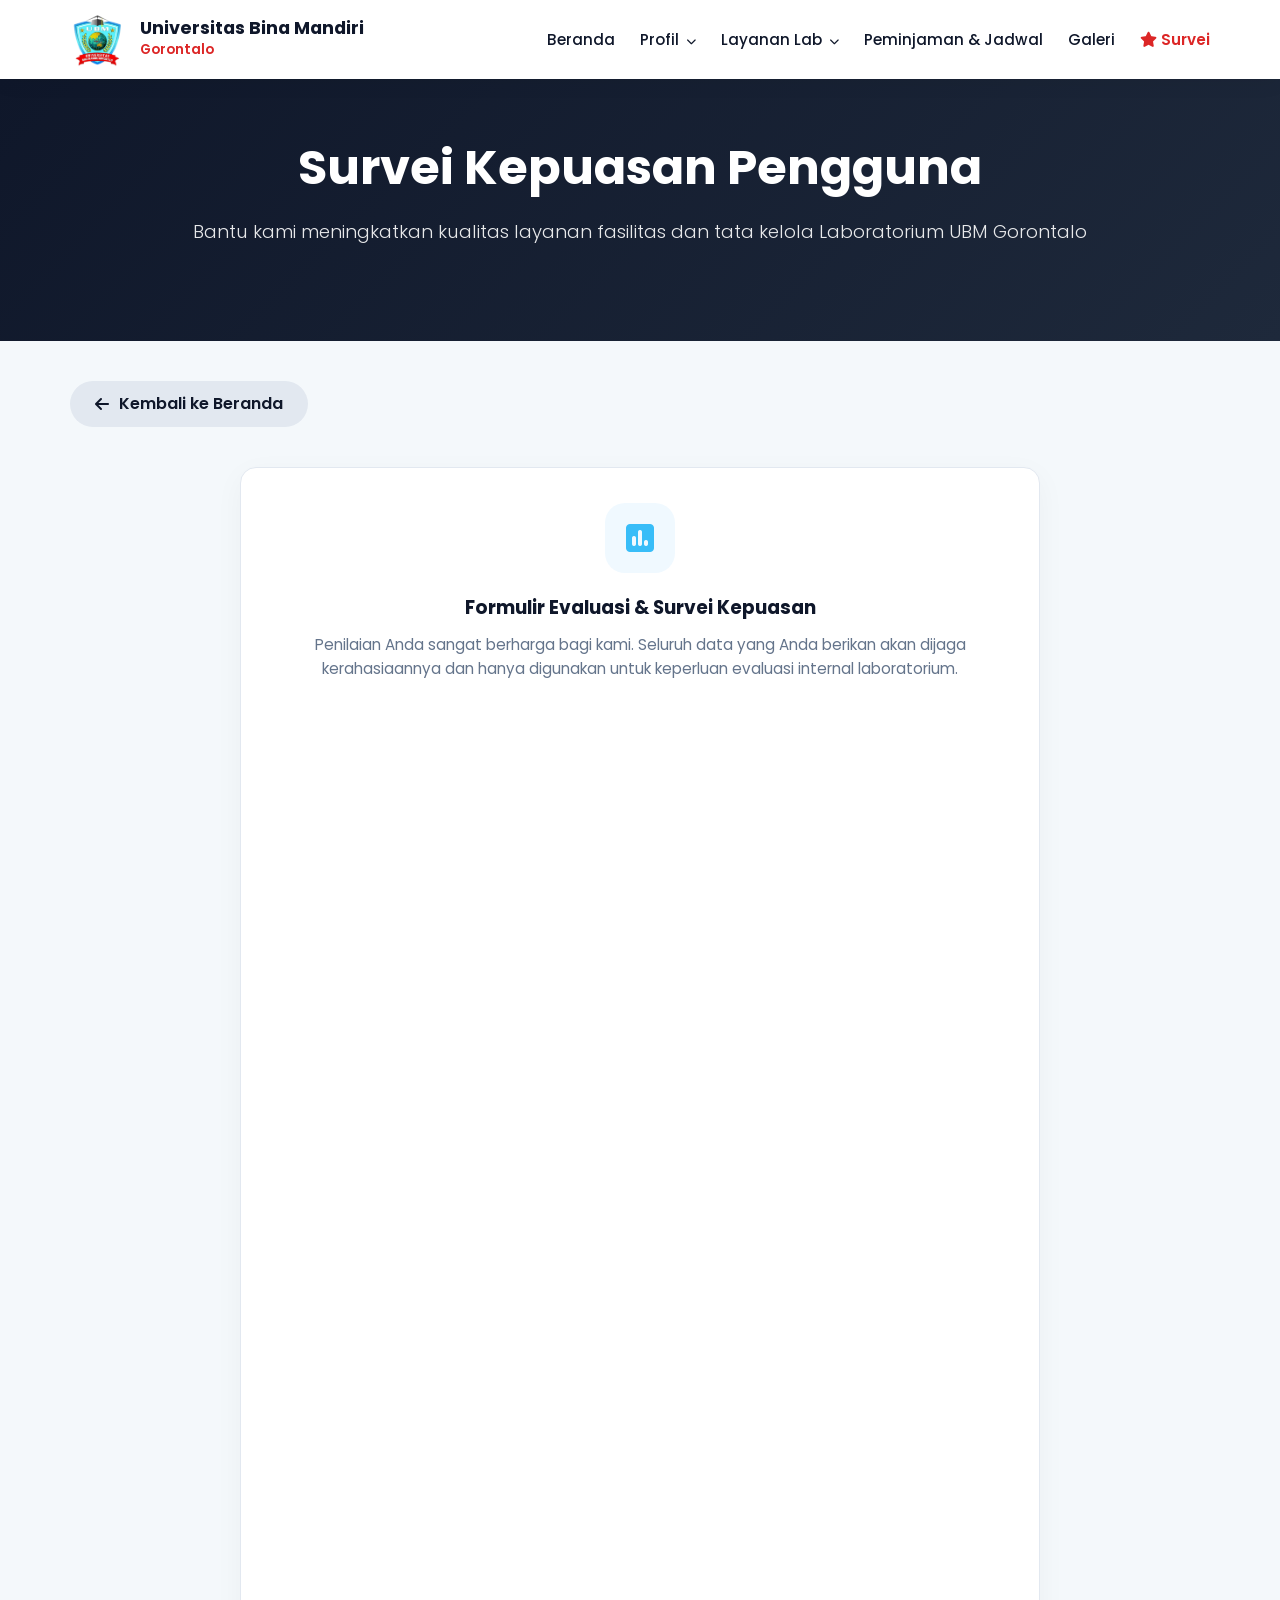
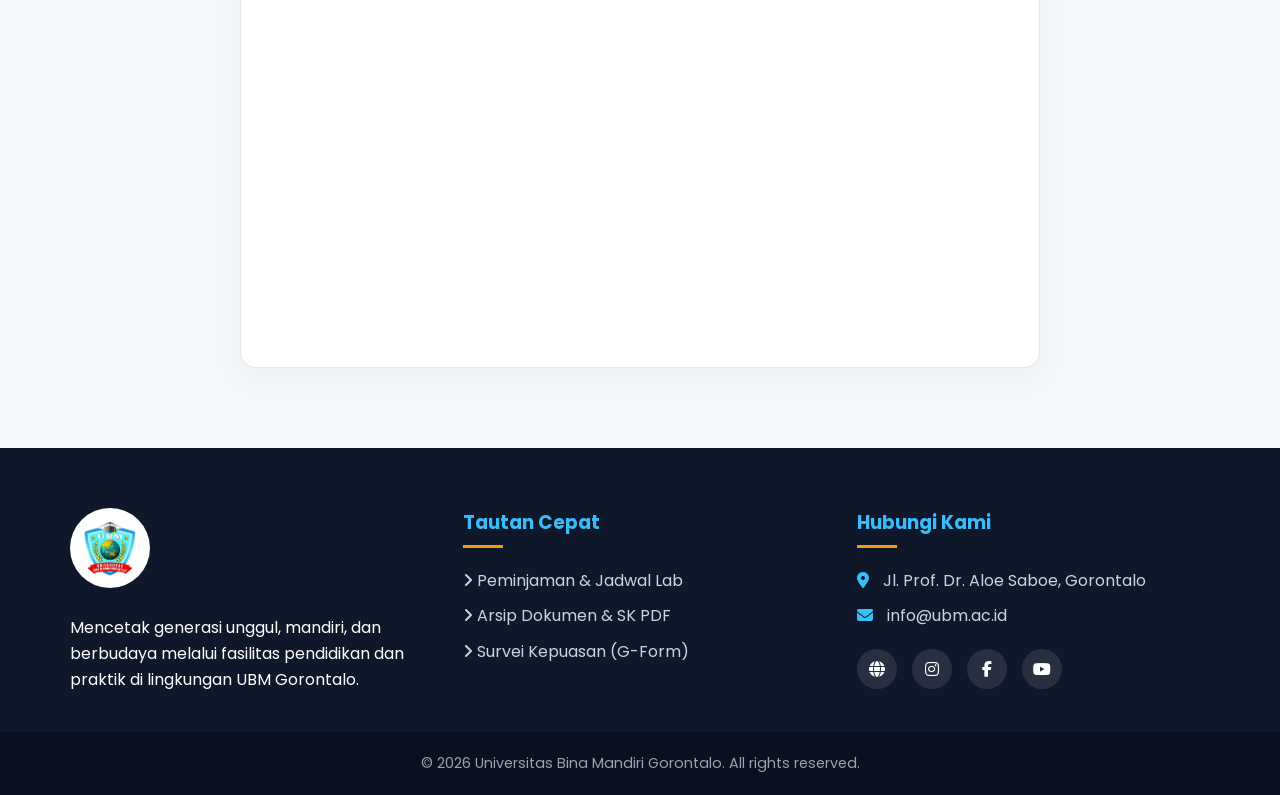
<file: survey.html>
<!DOCTYPE html>
<html lang="id">
<head>
    <meta charset="UTF-8">
    <meta name="viewport" content="width=device-width, initial-scale=1.0">
    <title>Survei Kepuasan - UBM Gorontalo</title>
    <link href="https://fonts.googleapis.com/css2?family=Poppins:wght@300;400;500;600;700&display=swap" rel="stylesheet">
    <link rel="stylesheet" href="https://cdnjs.cloudflare.com/ajax/libs/font-awesome/6.4.0/css/all.min.css">
    <link rel="stylesheet" href="style.css">
    <style>
        /* Mengatur agar Iframe Google Form tampil proporsional di tengah */
        .gform-container {
            width: 100%;
            min-height: 900px;
            border: none;
            border-radius: 8px;
            background: #ffffff;
            margin-top: 10px;
        }
        
        .page-wrapper-center {
            max-width: 800px; /* Dibuat sedikit lebih ramping agar fokus */
            margin: 0 auto;
        }
    </style>
</head>
<body>

    <!-- NAVBAR -->
    <nav class="navbar">
        <div class="container nav-content">
            <a href="index.html" class="brand">
                <img src="Image/Logo.png" alt="Logo UBM" class="logo">
                <div class="brand-text">
                    <strong>Universitas Bina Mandiri</strong>
                    <span>Gorontalo</span>
                </div>
            </a>
            
            <ul class="nav-links">
                <li><a href="index.html">Beranda</a></li>
                
                <li class="dropdown">
                    <a href="Struktur.html">Profil <i class="fa-solid fa-chevron-down" style="font-size: 10px; margin-left: 3px;"></i></a>
                    <div class="dropdown-content">
                        <a href="Struktur.html"><i class="fa-solid fa-users"></i> Struktur Organisasi</a>
                        <a href="dokumen.html"><i class="fa-solid fa-file-pdf"></i> Dokumen & SK Resmi</a>
                    </div>
                </li>

                <li class="dropdown">
                    <a href="#layanan">Layanan Lab <i class="fa-solid fa-chevron-down" style="font-size: 10px; margin-left: 3px;"></i></a>
                    <div class="dropdown-content">
                        <a href="podcast.html"><i class="fa-solid fa-microphone-lines"></i> Ruang Podcast</a>
                        <a href="microteaching.html"><i class="fa-solid fa-chalkboard-user"></i> Microteaching</a>
                        <a href="komputer.html"><i class="fa-solid fa-computer"></i> Ruang Komputer</a>
                    </div>
                </li>

                <li><a href="peminjaman.html">Peminjaman & Jadwal</a></li>
                <li><a href="galeri.html">Galeri</a></li>
                <li><a href="survey.html" class="active" target="_blank" style="color: var(--logo-red); font-weight: 600;"><i class="fa-solid fa-star"></i> Survei</a></li>
            </ul>
        </div>
    </nav>

    <!-- HEADER HALAMAN -->
    <header class="page-header">
        <div class="container">
            <h1>Survei Kepuasan Pengguna</h1>
            <p>Bantu kami meningkatkan kualitas layanan fasilitas dan tata kelola Laboratorium UBM Gorontalo</p>
        </div>
    </header>

    <main class="container page-content">
        <!-- TOMBOL KEMBALI -->
        <a href="index.html" class="btn-back"><i class="fa-solid fa-arrow-left"></i> Kembali ke Beranda</a>

        <!-- KONTEN UTAMA (DI TENGAH) -->
        <div class="page-wrapper-center">
            
            <div class="schedule-box" style="text-align: center;">
                <div class="card-icon" style="margin: 0 auto 20px;">
                    <i class="fa-solid fa-square-poll-vertical"></i>
                </div>
                <h3 style="color: var(--logo-dark); margin-bottom: 10px;">Formulir Evaluasi & Survei Kepuasan</h3>
                <p style="font-size: 0.95rem; color: var(--text-gray); margin-bottom: 30px;">
                    Penilaian Anda sangat berharga bagi kami. Seluruh data yang Anda berikan akan dijaga kerahasiaannya dan hanya digunakan untuk keperluan evaluasi internal laboratorium.
                </p>
                
                <!-- ADMIN: Ganti src="..." di bawah dengan Link Embed (<iframe...>) dari Google Form Survei Anda -->
                <iframe src="https://docs.google.com/forms/d/e/1FAIpQLSfcVsB5zSwpG0_fPUnz9jt73iprD7qUTlh2Qq952s0hUQIQcg/viewform?embedded=true" width="640" height="1213" frameborder="0" marginheight="0" marginwidth="0">Memuat…</iframe>
                
            </div>

        </div>
    </main>

    <!-- FOOTER -->
    <footer id="kontak" class="footer">
        <div class="container footer-grid">
            <div class="footer-col">
                <img src="Image/Logo.png" alt="Logo UBM" class="footer-logo">
                <p>Mencetak generasi unggul, mandiri, dan berbudaya melalui fasilitas pendidikan dan praktik di lingkungan UBM Gorontalo.</p>
            </div>
            
            <div class="footer-col">
                <h3>Tautan Cepat</h3>
                <ul>
                    <li><a href="peminjaman.html"><i class="fa-solid fa-angle-right"></i> Peminjaman & Jadwal Lab</a></li>
                    <li><a href="dokumen.html"><i class="fa-solid fa-angle-right"></i> Arsip Dokumen & SK PDF</a></li>
                    <li><a href="https://forms.gle/1N2uTxFwTfMByCpcA" target="_blank"><i class="fa-solid fa-angle-right"></i> Survei Kepuasan (G-Form)</a></li>
                </ul>
            </div>

            <div class="footer-col">
                <h3>Hubungi Kami</h3>
                <ul style="color: #cbd5e1;">
                    <li><i class="fa-solid fa-location-dot" style="color: var(--logo-cyan); margin-right: 10px;"></i> Jl. Prof. Dr. Aloe Saboe, Gorontalo</li>
                    <li><i class="fa-solid fa-envelope" style="color: var(--logo-cyan); margin-right: 10px;"></i> info@ubm.ac.id</li>
                </ul>
                <div class="social-links">
                    <a href="https://ubmg.ac.id/" target="_blank" class="social-icon" title="Website"><i class="fa-solid fa-globe"></i></a>
                    <a href="https://www.instagram.com/fipbubmg?igsi=MThvbWZsemxwbGkwNg==" target="_blank" class="social-icon" title="Instagram"><i class="fa-brands fa-instagram"></i></a>
                    <a href="https://www.facebook.com/share/194BFmGP5p/" target="_blank" class="social-icon" title="Facebook"><i class="fa-brands fa-facebook-f"></i></a>
                    <a href="http://www.youtube.com/@univ.binamandirigorontalo" target="_blank" class="social-icon" title="YouTube"><i class="fa-brands fa-youtube"></i></a>
                </div>
            </div>
        </div>
        <div class="footer-bottom">
            <p>&copy; 2026 Universitas Bina Mandiri Gorontalo. All rights reserved.</p>
        </div>
    </footer>
</body>
</html>
</file>
<file: style.css>
/* ==========================================================
   STYLE CSS FINAL - PORTAL LAB UBM GORONTALO
   (Lengkap, Interaktif, Profesional, Responsif)
   ========================================================== */

/* --- 1. PALET WARNA & RESET --- */
:root {
    --logo-cyan: #38bdf8;
    --logo-red: #dc2626;
    --logo-gold: #f59e0b;
    --logo-dark: #0f172a;
    --bg-light: #f4f8fb;
    --text-gray: #64748b;
    --white: #ffffff;
    --shadow-soft: 0 8px 30px rgba(0,0,0,0.04);
    --transition: all 0.3s cubic-bezier(0.4, 0, 0.2, 1);
}

* {
    margin: 0;
    padding: 0;
    box-sizing: border-box;
    font-family: 'Poppins', sans-serif;
}

body {
    background-color: var(--bg-light);
    color: var(--logo-dark);
    line-height: 1.6;
    scroll-behavior: smooth;
}

.container {
    max-width: 1180px;
    margin: 0 auto;
    padding: 0 20px;
}

/* --- 2. NAVBAR (NAVIGASI ATAS) --- */
.navbar {
    background-color: var(--white);
    box-shadow: 0 4px 20px rgba(0,0,0,0.05);
    position: sticky;
    top: 0;
    z-index: 1000;
    padding: 12px 0;
}

.nav-content {
    display: flex;
    justify-content: space-between;
    align-items: center;
}

.brand {
    display: flex;
    align-items: center;
    gap: 15px;
    text-decoration: none;
}

.logo { width: 55px; height: 55px; object-fit: contain; }
.brand-text { display: flex; flex-direction: column; }
.brand-text strong { color: var(--logo-dark); font-size: 1.1rem; line-height: 1.2; }
.brand-text span { color: var(--logo-red); font-size: 0.85rem; font-weight: 600; }

.nav-links {
    list-style: none;
    display: flex;
    gap: 25px;
    align-items: center;
}

.nav-links a {
    text-decoration: none;
    color: var(--logo-dark);
    font-weight: 500;
    font-size: 0.95rem;
    position: relative;
    transition: var(--transition);
}

.nav-links a:hover, .nav-links a.active { color: var(--logo-red); }

/* Dropdown Menu */
.dropdown { position: relative; padding: 10px 0; }
.dropdown-content {
    position: absolute;
    top: 100%;
    left: 0;
    background-color: var(--white);
    min-width: 240px;
    box-shadow: 0 10px 30px rgba(0,0,0,0.1);
    border-radius: 8px;
    border-top: 3px solid var(--logo-cyan);
    opacity: 0;
    visibility: hidden;
    transform: translateY(15px);
    transition: var(--transition);
}

.dropdown:hover .dropdown-content {
    opacity: 1;
    visibility: visible;
    transform: translateY(0);
}

.dropdown-content a {
    display: block;
    padding: 12px 20px;
    border-bottom: 1px solid #f1f5f9;
}

.dropdown-content a i { width: 25px; color: var(--logo-cyan); }
.dropdown-content a:hover { background-color: #f8fafc; color: var(--logo-red); padding-left: 25px; }

/* --- 3. HERO (BANNER UTAMA) --- */
.hero, .page-header {
    background: linear-gradient(135deg, var(--logo-dark), #1e293b);
    padding: 100px 20px;
    text-align: center;
    color: var(--white);
    position: relative;
    border-bottom: 5px solid var(--logo-cyan);
}

.page-header { padding: 60px 20px; margin-bottom: 40px; border-bottom: none; }
.hero-content { max-width: 800px; margin: 0 auto; }
.badge {
    display: inline-block;
    background-color: rgba(255, 255, 255, 0.1);
    padding: 8px 20px;
    border-radius: 30px;
    font-size: 0.9rem;
    margin-bottom: 20px;
    border: 1px solid rgba(255, 255, 255, 0.2);
}
.hero h1, .page-header h1 { font-size: 3rem; font-weight: 700; margin-bottom: 20px; line-height: 1.2; }
.hero p, .page-header p { font-size: 1.15rem; font-weight: 300; opacity: 0.9; margin-bottom: 35px; }

/* --- 4. TOMBOL (BUTTONS) --- */
.btn {
    display: inline-flex;
    align-items: center;
    justify-content: center;
    padding: 12px 30px;
    border-radius: 50px;
    font-weight: 600;
    text-decoration: none;
    transition: var(--transition);
    cursor: pointer;
    border: none;
}
.btn-primary { background-color: var(--logo-red); color: var(--white); box-shadow: 0 4px 15px rgba(220, 38, 38, 0.3); }
.btn-primary:hover { background-color: #b91c1c; transform: translateY(-3px); box-shadow: 0 8px 25px rgba(220, 38, 38, 0.4); }
.btn-outline { color: var(--logo-dark); font-weight: 600; text-decoration: none; transition: var(--transition); display: inline-flex; align-items: center; gap: 8px; }
.btn-outline:hover { color: var(--logo-red); }
.btn-outline:hover i { transform: translateX(5px); }

/* Tombol Kembali (Back) Stylish */
.btn-back {
    display: inline-flex;
    align-items: center;
    gap: 10px;
    background-color: #e2e8f0;
    color: var(--logo-dark);
    padding: 10px 25px;
    border-radius: 50px;
    text-decoration: none;
    font-weight: 600;
    margin-bottom: 40px; /* Jarak aman ke konten */
    transition: var(--transition);
}
.btn-back:hover { background-color: var(--logo-cyan); color: var(--white); transform: translateX(-5px); box-shadow: 0 5px 15px rgba(56, 189, 248, 0.3); }

/* --- 5. GRID & KARTU LAYANAN (BERANDA) --- */
.section { padding: 80px 20px; }
.section-header { text-align: center; margin-bottom: 60px; }
.section-header h2 { font-size: 2.2rem; }
.divider { height: 4px; width: 70px; background-color: var(--logo-gold); margin: 15px auto 20px; border-radius: 2px; }
.subtitle { color: var(--text-gray); font-size: 1.1rem; }

.services-grid {
    display: grid;
    grid-template-columns: repeat(auto-fit, minmax(320px, 1fr));
    gap: 30px;
}
.card {
    background: var(--white);
    border-radius: 16px;
    padding: 40px 30px;
    box-shadow: var(--shadow-soft);
    border: 1px solid #f1f5f9;
    transition: var(--transition);
    border-top: 4px solid transparent;
}
.card:hover { transform: translateY(-10px); border-top-color: var(--logo-cyan); box-shadow: 0 15px 35px rgba(0,0,0,0.08); }
.card-icon {
    width: 70px; height: 70px;
    background-color: #f0f9ff;
    color: var(--logo-cyan);
    font-size: 2rem;
    display: flex; align-items: center; justify-content: center;
    border-radius: 20px;
    margin-bottom: 25px;
    transition: var(--transition);
}
.card:hover .card-icon { background-color: var(--logo-cyan); color: var(--white); transform: scale(1.1) rotate(5deg); }
.card h3 { font-size: 1.4rem; margin-bottom: 12px; }
.card p { color: var(--text-gray); margin-bottom: 25px; }

/* --- 6. SOP & TIMELINE (MICROTEACHING DLL) --- */
.sop-grid { display: grid; grid-template-columns: repeat(auto-fit, minmax(320px, 1fr)); gap: 25px; }
.sop-card { background: var(--white); padding: 30px; border-radius: 12px; box-shadow: var(--shadow-soft); border-top: 4px solid var(--logo-cyan); transition: var(--transition); }
.sop-card:hover { transform: translateY(-5px); }
.sop-card h3 { color: var(--logo-dark); display: flex; align-items: center; gap: 12px; margin-bottom: 20px; border-bottom: 1px solid #f1f5f9; padding-bottom: 10px; }
.sop-card h3 i { color: var(--logo-gold); font-size: 1.4rem; }
.sop-list { list-style: none; }
.sop-list li { position: relative; padding-left: 28px; margin-bottom: 12px; color: var(--text-gray); }
.sop-list li::before { content: '\f058'; font-family: 'Font Awesome 6 Free'; font-weight: 900; position: absolute; left: 0; top: 2px; color: var(--logo-cyan); }

/* Timeline */
.timeline-container { background: var(--white); padding: 40px; border-radius: 16px; box-shadow: var(--shadow-soft); }
.timeline { position: relative; padding-left: 30px; border-left: 3px dashed var(--logo-cyan); }
.timeline-item { position: relative; margin-bottom: 25px; background: var(--bg-light); padding: 20px; border-radius: 8px; transition: var(--transition); border: 1px solid #e2e8f0; }
.timeline-item:hover { transform: translateX(10px); border-color: var(--logo-cyan); }
.timeline-item::before { content: ''; position: absolute; left: -39px; top: 20px; width: 16px; height: 16px; background: var(--logo-gold); border: 4px solid var(--white); border-radius: 50%; box-shadow: 0 0 0 2px var(--logo-cyan); }
.timeline-item h4 { color: var(--logo-red); margin-bottom: 8px; }
.timeline-item p { color: var(--text-gray); font-size: 0.95rem; }

/* --- 7. FORM PEMINJAMAN & JADWAL (KIRI KANAN) --- */
.booking-container {
    display: grid;
    grid-template-columns: 1.2fr 1fr;
    gap: 30px;
}
.schedule-box {
    background: var(--white);
    padding: 35px;
    border-radius: 16px;
    box-shadow: var(--shadow-soft);
    border: 1px solid #e2e8f0;
    
    /* INI KUNCI RAHASIANYA: Memaksa kotak agar tidak melebihi layar */
    min-width: 0; 
    overflow: hidden; 
}
.form-group { margin-bottom: 20px; }
.form-group label { display: block; font-weight: 500; margin-bottom: 8px; color: var(--logo-dark); }
.form-group input, .form-group select, .form-group textarea {
    width: 100%; padding: 12px 15px; border: 1px solid #cbd5e1; border-radius: 8px; outline: none; font-size: 0.95rem; transition: var(--transition);
}
.form-group input:focus, .form-group select:focus, .form-group textarea:focus { border-color: var(--logo-cyan); box-shadow: 0 0 0 3px rgba(56,189,248,0.2); }

/* Tabel Jadwal */
.table-responsive-wrapper { 
    width: 100%; 
    overflow-x: auto; /* Mengaktifkan scroll horizontal */
    -webkit-overflow-scrolling: touch; /* Scroll mulus di HP */
    border-radius: 8px; 
    border: 1px solid #e2e8f0; 
}
.schedule-table { 
    width: 100%; 
    border-collapse: collapse; 
    min-width: 500px; /* Lebar minimum tabel agar teks tidak menumpuk */
    background: white; 
}
.schedule-table th { background: #f8fafc; color: var(--logo-dark); padding: 15px; text-align: left; font-size: 0.9rem; border-bottom: 2px solid #e2e8f0; }
.schedule-table td { padding: 15px; border-bottom: 1px solid #f1f5f9; font-size: 0.9rem; color: var(--text-gray); }
.badge-status { background: #dcfce7; color: #15803d; padding: 5px 12px; border-radius: 20px; font-size: 0.75rem; font-weight: 600; text-transform: uppercase; }

/* Tabel Jadwal */
.table-responsive-wrapper { width: 100%; overflow-x: auto; -webkit-overflow-scrolling: touch; border-radius: 8px; border: 1px solid #e2e8f0; }
.schedule-table { width: 100%; border-collapse: collapse; min-width: 500px; background: white; }
.schedule-table th { background: #f8fafc; color: var(--logo-dark); padding: 15px; text-align: left; font-size: 0.9rem; border-bottom: 2px solid #e2e8f0; }
.schedule-table td { padding: 15px; border-bottom: 1px solid #f1f5f9; font-size: 0.9rem; color: var(--text-gray); }
.badge-status { background: #dcfce7; color: #15803d; padding: 5px 12px; border-radius: 20px; font-size: 0.75rem; font-weight: 600; text-transform: uppercase; }

/* --- 8. GALERI, DOKUMEN & ORGANISASI --- */
.gallery-grid { display: grid; grid-template-columns: repeat(auto-fit, minmax(280px, 1fr)); gap: 25px; }
.gallery-item { background: var(--white); border-radius: 12px; overflow: hidden; box-shadow: var(--shadow-soft); transition: var(--transition); }
.gallery-item:hover { transform: translateY(-8px); box-shadow: 0 15px 30px rgba(0,0,0,0.1); }
.gallery-img { width: 100%; height: 220px; object-fit: cover; }
.gallery-caption { padding: 15px; text-align: center; font-weight: 600; color: var(--logo-dark); }

.doc-table { width: 100%; border-collapse: collapse; min-width: 600px; }
.doc-table th { background-color: var(--logo-dark); color: var(--white); padding: 15px; text-align: left; }
.doc-table td { padding: 15px; border-bottom: 1px solid #f1f5f9; }
.doc-table tr:hover { background-color: #f8fafc; }
.btn-download { display: inline-flex; align-items: center; gap: 8px; background: var(--logo-cyan); color: var(--logo-dark); padding: 8px 15px; border-radius: 6px; text-decoration: none; font-weight: 600; font-size: 0.85rem; transition: var(--transition); }
.btn-download:hover { background: #0284c7; color: white; }

.org-grid { display: grid; grid-template-columns: repeat(auto-fit, minmax(220px, 1fr)); gap: 30px; }
.org-card { background: var(--white); padding: 35px 20px; border-radius: 16px; box-shadow: var(--shadow-soft); border-top: 4px solid var(--logo-cyan); text-align: center; transition: var(--transition); }
.org-card:hover { transform: translateY(-10px); border-color: var(--logo-red); }
.org-avatar { width: 90px; height: 90px; background: #f0f9ff; color: var(--logo-cyan); border-radius: 50%; margin: 0 auto 20px; display: flex; align-items: center; justify-content: center; font-size: 2.5rem; }

/* --- 9. FOOTER --- */
.footer { background-color: var(--logo-dark); color: var(--white); padding-top: 60px; margin-top: 80px; }
.footer-grid { display: grid; grid-template-columns: repeat(auto-fit, minmax(250px, 1fr)); gap: 40px; padding-bottom: 40px; }
.footer-col h3 { color: var(--logo-cyan); margin-bottom: 20px; position: relative; padding-bottom: 10px; }
.footer-col h3::after { content: ''; position: absolute; left: 0; bottom: 0; width: 40px; height: 3px; background-color: var(--logo-gold); }
.footer-logo { width: 80px; margin-bottom: 20px; background: white; padding: 10px; border-radius: 50%; }
.footer-col ul { list-style: none; }
.footer-col ul li { margin-bottom: 10px; }
.footer-col ul li a { color: #cbd5e1; text-decoration: none; transition: var(--transition); }
.footer-col ul li a:hover { color: var(--logo-cyan); padding-left: 8px; }
.social-links { display: flex; gap: 15px; margin-top: 20px; }
.social-icon { display: flex; align-items: center; justify-content: center; width: 40px; height: 40px; background: rgba(255,255,255,0.1); color: var(--white); border-radius: 50%; text-decoration: none; transition: var(--transition); }
.social-icon:hover { background: var(--logo-cyan); transform: translateY(-5px); }
.footer-bottom { background-color: rgba(0,0,0,0.3); text-align: center; padding: 20px 0; font-size: 0.9rem; color: #94a3b8; }

/* --- 10. RESPONSIVE DESIGN (HP & TABLET) --- */
@media (max-width: 992px) {
    /* Tablet: Form & Jadwal jadi atas-bawah */
    .booking-container { grid-template-columns: 1fr; }
}

@media (max-width: 768px) {
    /* HP: Susun navbar jadi vertikal */
    .nav-content { flex-direction: column; gap: 15px; }
    .nav-links { flex-wrap: wrap; justify-content: center; gap: 15px; }
    .dropdown:hover .dropdown-content { position: static; visibility: visible; opacity: 1; transform: none; box-shadow: none; border: none; background: #f8fafc; margin-top: 10px; }
    
    .hero h1, .page-header h1 { font-size: 2rem; }
    .hero p { font-size: 1rem; }
    
    .footer-grid { text-align: center; }
    .footer-col h3::after { left: 50%; transform: translateX(-50%); }
    .footer-logo { margin: 0 auto 20px; }
    .social-links { justify-content: center; }
}
</file>
